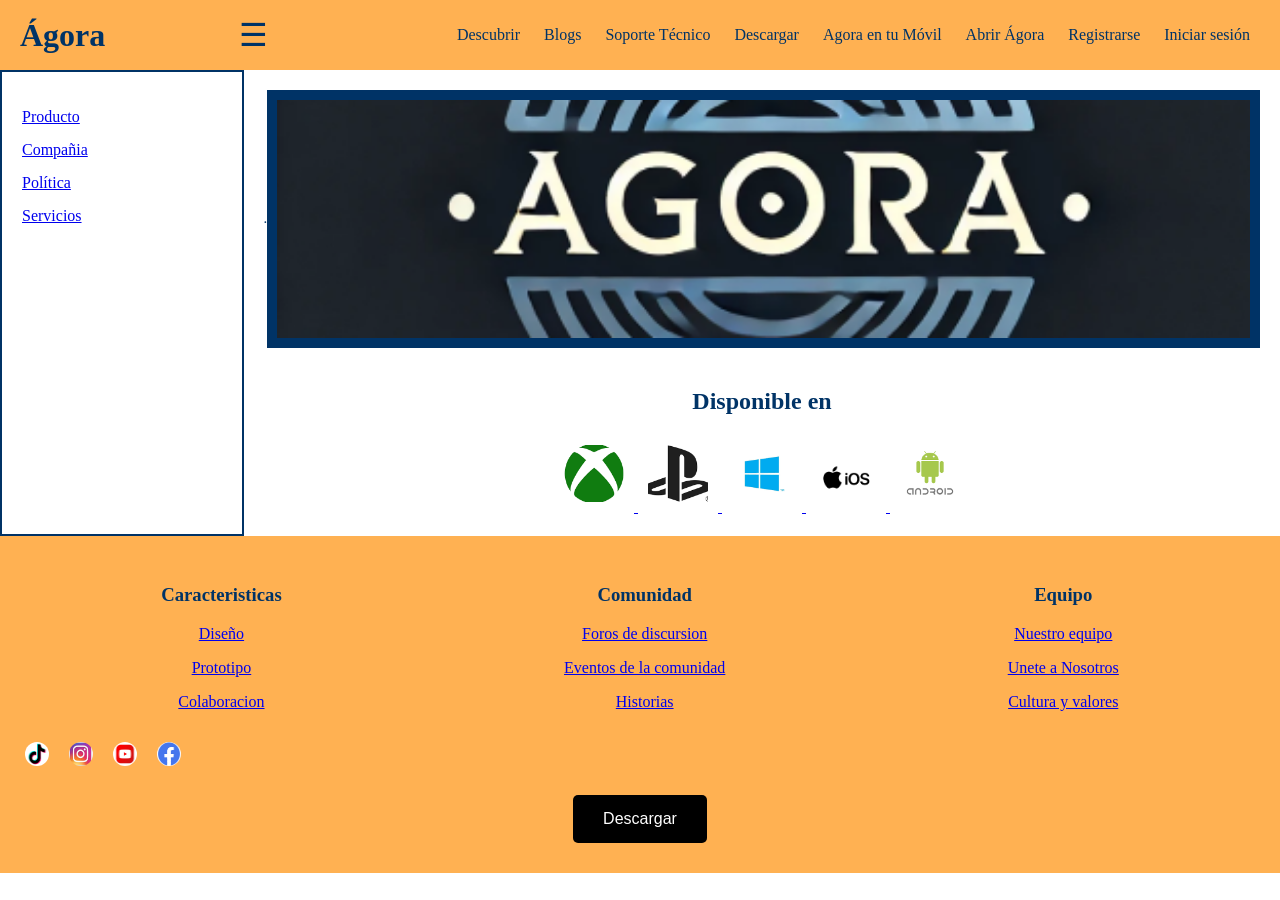
<file: Pagina web/index.html>
<!DOCTYPE html>
<html lang="es">
<head>
    <meta charset="UTF-8">
    <meta name="viewport" content="width=device-width, initial-scale=1.0">
    <title>Ágora - Inicio</title>
    <link rel="stylesheet" href="style.css">
    <link rel="stylesheet" href="https://cdnjs.cloudflare.com/ajax/libs/font-awesome/6.0.0/css/all.min.css">
</head>
<body>
    <header>
        <div class="top-bar">
            <div class="logo">Ágora</div>
            <button class="menu-toggle" onclick="toggleMenu()">☰</button>
            <nav>
                <ul class="top-nav">
                    <li><a href="#">Descubrir</a></li>
                    <li><a href="#">Blogs</a></li>
                    <li><a href="#">Soporte Técnico</a></li>
                    <li><a href="#"id="downloadButton">Descargar</a></li>
                    <li><a href="movil.html" class="button-link">Agora en tu Móvil</a></li>                    
                    <li><a href="#" onclick="abrirAgora()">Abrir Ágora</a></li>
                    <li><a href="registro.html">Registrarse</a></li>
                    <li><a href="#" onclick="irALogin()">Iniciar sesión</a></li>

                    <!-- Menú desplegable de usuario -->
                    <li id="userIcon" style="display: none;">
                        <a href="#" onclick="toggleUserMenu()">
                            <i class="fas fa-user"></i>
                        </a>
                        <ul id="userMenu" style="display: none;">
                            <li><a href="#">Perfil</a></li>
                            <li><a href="#" onclick="cerrarSesion()"><i class="fa-solid fa-sign-out-alt"></i></a></li>
                        </ul>
                    </li>
                </ul>
            </nav>
        </div>
    </header>

    <script>
        // Mostrar icono de usuario si hay sesión iniciada
        window.onload = function() {
            if (localStorage.getItem('usuarioRegistrado') === 'true') {
                document.getElementById('userIcon').style.display = 'inline-block';
            }
        };

        // Función para mostrar/ocultar el menú de usuario
        function toggleUserMenu() {
            const menu = document.getElementById('userMenu');
            menu.style.display = menu.style.display === 'none' ? 'block' : 'none';
        }

        // Función para cerrar sesión
        function cerrarSesion() {
            localStorage.removeItem('usuarioRegistrado');
            document.getElementById('userIcon').style.display = 'none'; // Ocultar el icono de usuario
            alert('Has cerrado sesión con éxito');
            // Redirigir a la página de inicio de sesión
            window.location.href = 'index.html';
        }
    </script>

    <script>
        // Mostrar el mensaje de agradecimiento al descargar
        document.getElementById('downloadButton').addEventListener('click', function(event) {
            event.preventDefault(); // Evita que el enlace realice su acción por defecto
            alert('Gracias por descargar Agora y por confiar en nosotros');
        });
    </script>
    
    <div class="container">
        <aside class="sidebar">
            <ul>
                <li><a href="Tecnica.html">Producto</a></li>
                <li><a href="Tecnica.html">Compañia</a></li>
                <li><a href="Tecnica.html">Política</a></li>
                <li><a href="Tecnica.html">Servicios</a></li>
            </ul>
        </aside>
        <script src="Menu.js"></script>
        <main>
            <section class="hero">
                <h6>.</h6>
                <img src="imagenes/banner.png" alt="Ágora banner">
            </section>
            
            <section class="platforms">
                <h2>Disponible en</h2>
                <div class="platform-icons">
                    <a href="https://www.xbox.com" target="_blank">
                        <img src="imagenes/xbox.png" alt="Xbox">
                    </a>
                    <a href="https://www.playstation.com" target="_blank">
                        <img src="imagenes/playstation.png" alt="PlayStation">
                    </a>
                    <a href="https://www.microsoft.com/windows" target="_blank">
                        <img src="imagenes/windows.png" alt="Microsoft">
                    </a>
                    <a href="https://www.apple.com/ios" target="_blank">
                        <img src="imagenes/ios.png" alt="iOS">
                    </a>
                    <a href="https://www.android.com/intl/es_es/" target="_blank">
                        <img src="imagenes/android.png" alt="Android">

                    </a>
                </div>
            </section>
        </main>
    </div>

    <footer>
        <div class="footer-sections">
            <div>
                <h3>Caracteristicas</h3>
                <p><a href="SobreNosotros.html">Diseño</a></p>
                <p><a href="SobreNosotros.html">Prototipo</a></p>
                <p><a href="SobreNosotros.html">Colaboracion</a></p> 
            </div>
            <div>
                <h3>Comunidad</h3>
                <p><a href="SobreNosotros.html">Foros de discursion</a></p>
                <p><a href="SobreNosotros.html">Eventos de la comunidad</a></p>
                <p><a href="SobreNosotros.html">Historias</a></p>
            </div>
            <div>
                <h3>Equipo</h3>
                <p><a href="SobreNosotros.html">Nuestro equipo</a></p>
                <p><a href="SobreNosotros.html">Unete a Nosotros</a></p>
                <p><a href="SobreNosotros.html">Cultura y valores</a></p>
            </div>
        </div>
        <div class="social-icons">
            <a href="https://www.tiktok.com" target="_blank">
                <img src="imagenes/tiktok.png" alt="TikTok" class="social-icon">
            </a>
            <a href="https://www.instagram.com" target="_blank">
                <img src="imagenes/instagram.png" alt="Instagram" class="social-icon">
            </a>
            <a href="https://www.youtube.com" target="_blank">
                <img src="imagenes/youtube.png" alt="YouTube" class="social-icon">
            </a>
            <a href="https://www.facebook.com" target="_blank">
                <img src="imagenes/facebook.png" alt="Facebook" class="social-icon">
            </a>
        </div>
        <button class="download-btn">Descargar</button>
    </footer>

    <!-- Scripts -->
    <script src="js/api.js"></script>
    <script src="Menu.js"></script>
    
    <script>
        // Función para manejar "Abrir Ágora"
        async function abrirAgora() {
            console.log('🚀 Intentando abrir Ágora...');
            
            // Verificar si hay una sesión activa
            const token = localStorage.getItem('agoraToken');
            console.log('🔍 Token encontrado:', token ? 'SÍ' : 'NO');
            
            if (!token) {
                console.log('❌ No hay sesión activa, redirigiendo a login...');
                const loginUrl = 'iniciosesion.html?redirect=platform';
                console.log('🔗 URL de login:', loginUrl);
                window.location.href = loginUrl;
                return;
            }
            
            try {
                // Verificar si el token es válido
                if (typeof AgoraAPI !== 'undefined') {
                    console.log('🔍 Verificando token...');
                    const isValid = await AgoraAPI.verifyToken();
                    console.log('🔍 Token válido:', isValid);
                    if (isValid.valid) {
                        console.log('✅ Sesión válida, accediendo a plataforma principal...');
                        window.location.href = 'agora-platform-demo.html';
                    } else {
                        console.log('❌ Token inválido, redirigiendo a login...');
                        localStorage.removeItem('agoraToken');
                        window.location.href = 'iniciosesion.html?redirect=platform';
                    }
                } else {
                    console.log('❌ AgoraAPI no disponible, redirigiendo a login...');
                    window.location.href = 'iniciosesion.html?redirect=platform';
                }
            } catch (error) {
                console.error('💥 Error verificando sesión:', error);
                localStorage.removeItem('agoraToken');
                window.location.href = 'iniciosesion.html?redirect=platform';
            }
        }
        
        // Función para manejar "Iniciar sesión"
        function irALogin() {
            console.log('🔐 Redirigiendo a login para volver al index...');
            const loginUrl = 'iniciosesion.html?redirect=index';
            console.log('🔗 URL de login:', loginUrl);
            window.location.href = loginUrl;
        }
        
        // Verificar sesión al cargar la página para mostrar el menú de usuario
        document.addEventListener('DOMContentLoaded', function() {
            const token = localStorage.getItem('agoraToken');
            if (token && typeof AgoraAPI !== 'undefined') {
                AgoraAPI.verifyToken().then(result => {
                    if (result.valid) {
                        // Mostrar información del usuario logueado
                        console.log('✅ Usuario logueado:', result.user);
                        // Aquí puedes mostrar el menú de usuario si lo tienes
                        const userIcon = document.getElementById('userIcon');
                        if (userIcon) {
                            userIcon.style.display = 'block';
                        }
                    }
                }).catch(error => {
                    console.log('Token inválido, limpiando...');
                    localStorage.removeItem('agoraToken');
                });
            }
        });
    </script>
</body>
</html>
</file>
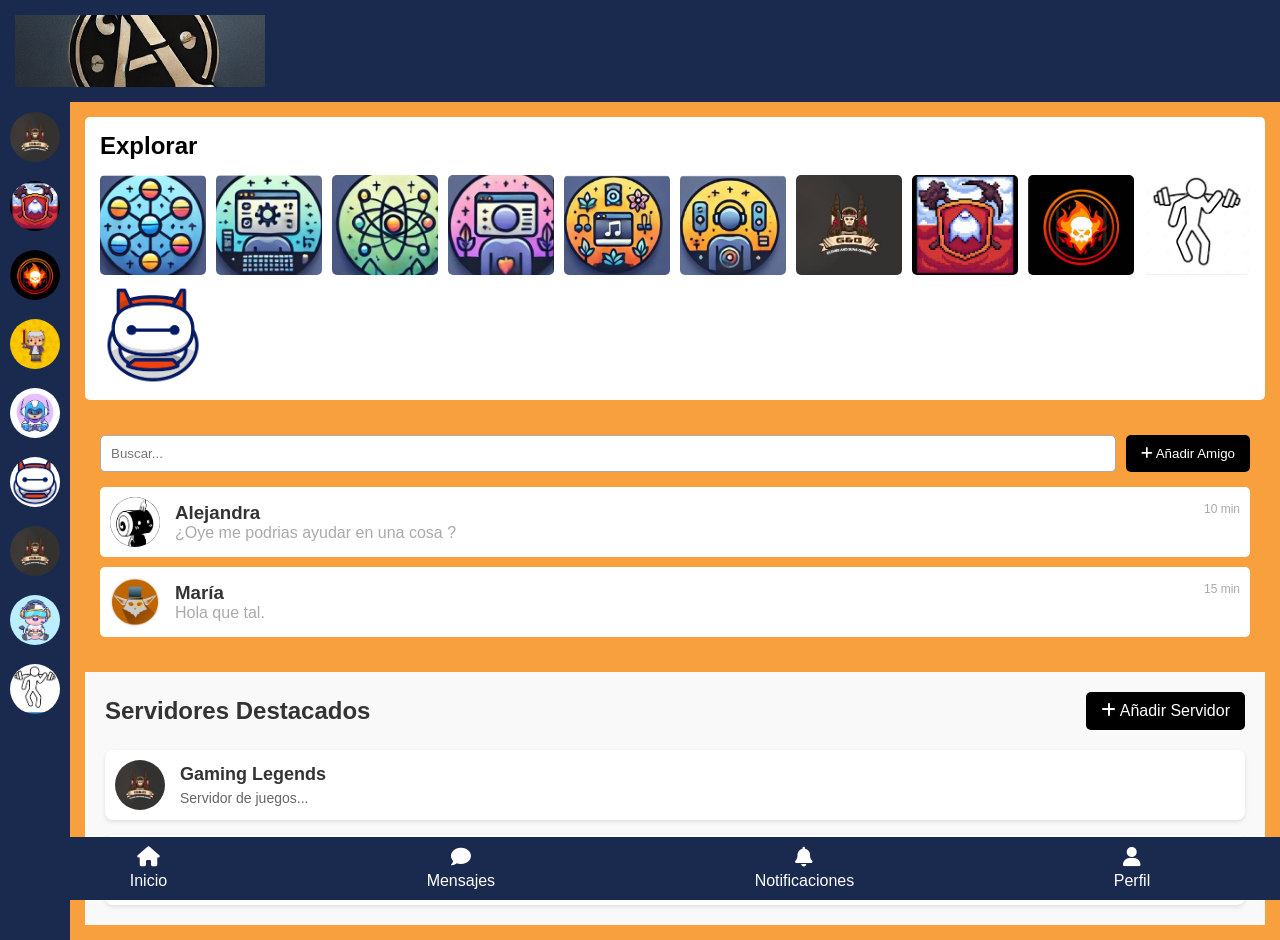
<file: Pagina web movil/movil.html>
<!DOCTYPE html>
<html lang="es">
<head>
  <meta charset="UTF-8">
  <meta name="viewport" content="width=device-width, initial-scale=1.0">
  <title>Ágora - Conversaciones</title>
  <link rel="stylesheet" href="style4.css">
  <link rel="stylesheet" href="https://cdnjs.cloudflare.com/ajax/libs/font-awesome/6.0.0-beta3/css/all.min.css">
</head>
<body>
  <header class="header">
    <img src="imagenes/logo.png" alt="Logo Ágora" class="logo">
  </header>

  <main class="main-container">
    <!-- Barra lateral de servidores -->
    <aside class="server-bar">
      <div class="server-icon">
        <img src="imagenes/server1.jpg" alt="Servidor 1">
      </div>
      <div class="server-icon">
        <img src="imagenes/server2.jpg" alt="Servidor 2">
      </div>
      <div class="server-icon">
        <img src="imagenes/server3.jpg" alt="Servidor 3">
      </div>
      <div class="server-icon">
        <img src="imagenes/server10.jpg" alt="Servidor 4">
      </div>
      <div class="server-icon">
        <img src="imagenes/server11.jpg" alt="Servidor 4">
      </div>
      <div class="server-icon">
        <img src="imagenes/server12.jpg" alt="Servidor 4">
      </div>
      <div class="server-icon">
        <img src="imagenes/server1.jpg" alt="Servidor 4">
      </div>
      <div class="server-icon">
        <img src="imagenes/server14.jpg" alt="Servidor 4">
      </div>
      <div class="server-icon">
        <img src="imagenes/server15.png" alt="Servidor 4">
      </div>
    </aside>

    <!-- Contenido principal -->
    <div class="content">
      <!-- Sección de Explorar -->
      <section class="explorar">
        <h2>Explorar</h2>
        <div class="explorar-grid">
          <img src="imagenes/server4.jpg" alt="Explorar 1" class="explorar-item">
          <img src="imagenes/server5.jpg" alt="Explorar 2" class="explorar-item">
          <img src="imagenes/server6.jpg" alt="Explorar 3" class="explorar-item">
          <img src="imagenes/server7.jpg" alt="Explorar 4" class="explorar-item">
          <img src="imagenes/server8.jpg" alt="Explorar 4" class="explorar-item">
          <img src="imagenes/server9.jpg" alt="Explorar 4" class="explorar-item">
          <img src="imagenes/server1.jpg" alt="Explorar 4" class="explorar-item">
          <img src="imagenes/server2.jpg" alt="Explorar 4" class="explorar-item">
          <img src="imagenes/server3.jpg" alt="Explorar 4" class="explorar-item">
          <img src="imagenes/server15.png" alt="Explorar 4" class="explorar-item">
          <img src="imagenes/server12.jpg" alt="Explorar 4" class="explorar-item">





        </div>
      </section>

      <!-- Sección de Conversaciones -->
      <section class="conversaciones">
        <header class="conv-header">
          <input type="text" placeholder="Buscar..." class="search-bar">
          <button class="add-friend"><i class="fas fa-plus"></i> Añadir Amigo</button>
        </header>
        <div class="conversation-list">
          <div class="conversation">
            <img src="imagenes/user1.png" alt="Alejandra" class="avatar">
            <div>
              <h3>Alejandra</h3>
              <p>¿Oye me podrias ayudar en una cosa ?</p>
            </div>
            <span class="time">10 min</span>
          </div>
          <div class="conversation">
            <img src="imagenes/user2.jpg" alt="María" class="avatar">
            <div>
              <h3>María</h3>
              <p>Hola que tal.</p>
            </div>
            <span class="time">15 min</span>
          </div>
        </div>
      </section>
        <!-- Sección de Servidores Destacados -->
        <section class="servidores-destacados">
          <header class="serv-header">
            <h2>Servidores Destacados</h2>
            <button class="add-server"><i class="fas fa-plus"></i> Añadir Servidor</button>

          </header>
          <div class="server-list">
            <div class="server">
              <img src="imagenes/server1.jpg" alt="Servidor 1" class="server-avatar">
              <div>
                <h3>Gaming  Legends</h3>
                <p>Servidor de juegos...</p>
              </div>
            </div>
            <div class="server">
              <img src="imagenes/server5.jpg" alt="Servidor 2" class="server-avatar">
              <div>
                <h3>Study Squad</h3>
                <p>Servidor de clase...</p>
              </div>
            </div>
          </div>
        </section>
    </div>
  </main>


  <!-- Pie de navegación -->
  <footer class="nav-bar">
    <a href="#" class="nav-item"><i class="fas fa-home"></i> Inicio</a>
    <a href="#" class="nav-item"><i class="fas fa-comment"></i> Mensajes</a>
    <a href="#" class="nav-item"><i class="fas fa-bell"></i> Notificaciones</a>
    <a href="#" class="nav-item"><i class="fas fa-user"></i> Perfil</a>
    
  </footer>
</body>
</html>
</file>
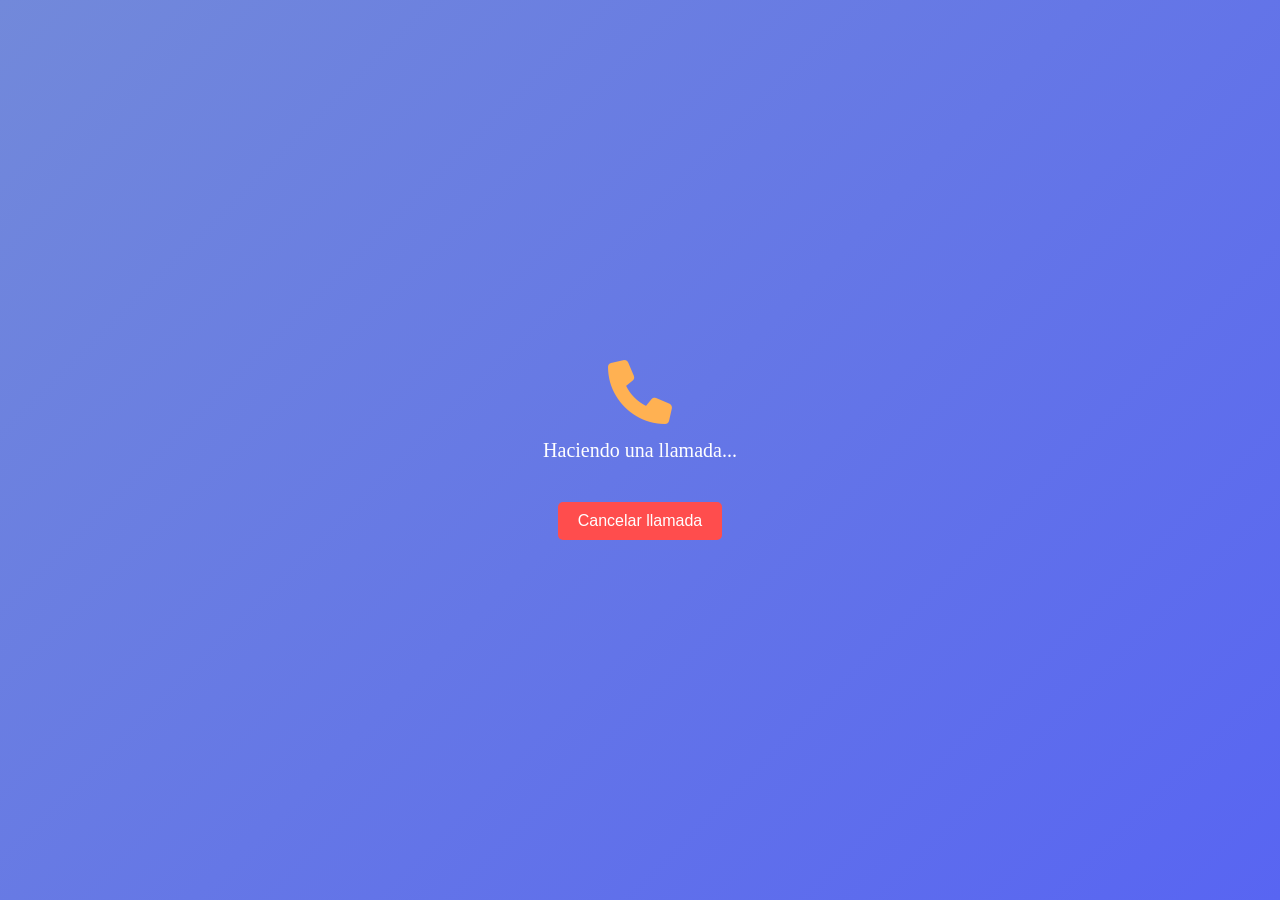
<file: Pagina web/call.html>
<!DOCTYPE html>
<html lang="es">
<head>
    <meta charset="UTF-8">
    <meta name="viewport" content="width=device-width, initial-scale=1.0">
    <link rel="stylesheet" href="https://cdnjs.cloudflare.com/ajax/libs/font-awesome/6.0.0-beta3/css/all.min.css">
    <title>Llamada</title>
    <style>
        html, body {
            height: 100%;
            margin: 0;
        }
        body {
            display: flex;
            justify-content: center;
            align-items: center;
            background: linear-gradient(135deg, #7289da, #5865f2); /* Fondo degradado */
            color: white;
        }
        .call-container {
            text-align: center;
        }
        .call-container i {
            font-size: 64px;
            color: #FFB152;
            animation: bounce 1.5s infinite;
        }
        .call-container p {
            font-size: 20px;
            margin-top: 15px;
        }
        .cancel-button {
            margin-top: 20px;
            padding: 10px 20px;
            font-size: 16px;
            background-color: #ff4d4d;
            color: white;
            border: none;
            border-radius: 5px;
            cursor: pointer;
            transition: background-color 0.3s ease;
        }
        .cancel-button:hover {
            background-color: #ff1a1a;
        }
        @keyframes bounce {
            0%, 100% {
                transform: translateY(0);
            }
            50% {
                transform: translateY(-10px);
            }
        }
    </style>
</head>
<body>
    <div class="call-container">
        <i class="fa-solid fa-phone fa-bounce"></i>        
        <p>Haciendo una llamada...</p>
        <button class="cancel-button" onclick="cancelCall()">Cancelar llamada</button>
    </div>
    <script>
        function cancelCall() {
            alert("Llamada cancelada");
            // Aquí podrías redirigir o cerrar la ventana
            // Por ejemplo: window.close();
        }
    </script>
</body>
</html>
</file>
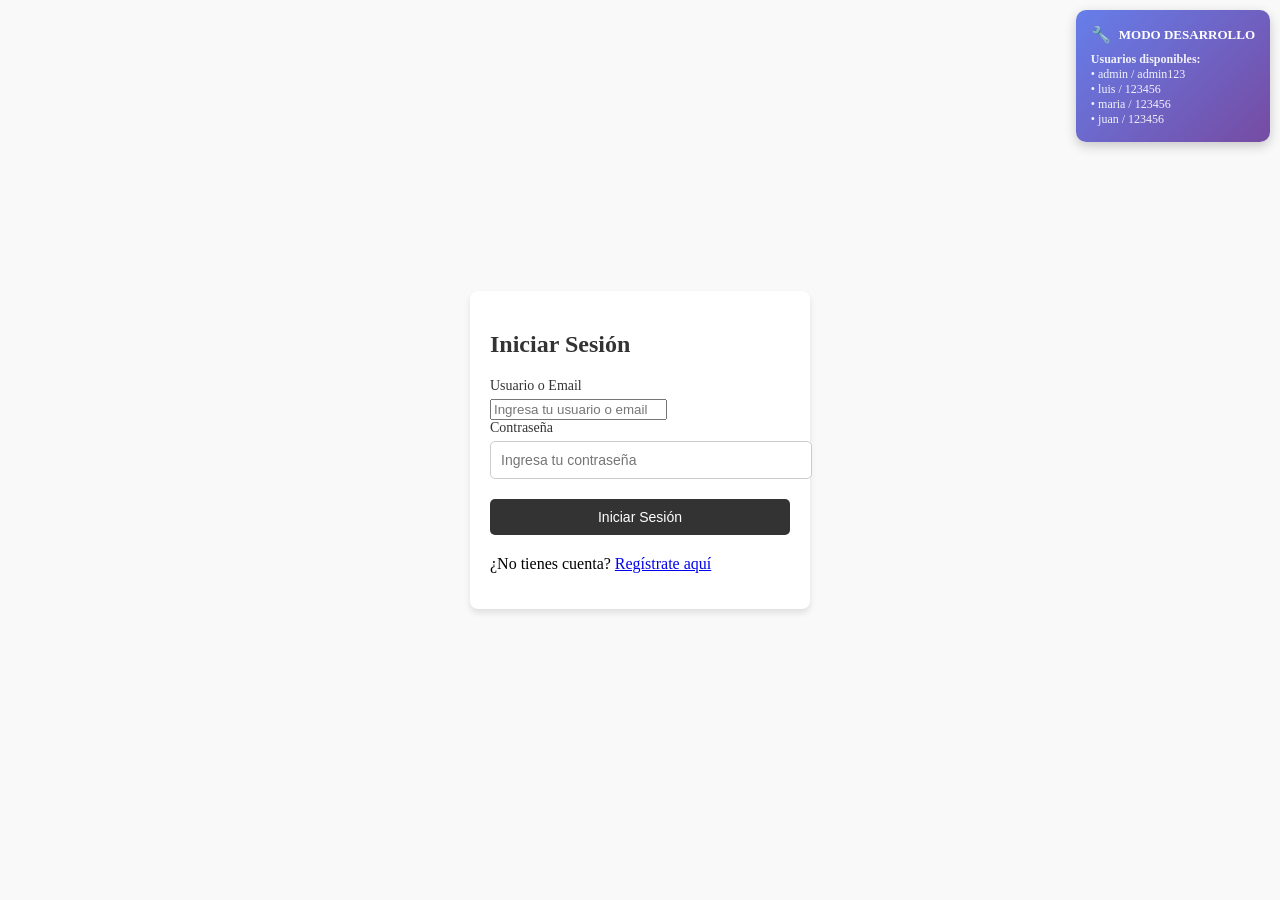
<file: Pagina web/Chats.html>
<!DOCTYPE html>
<html lang="es">
<head>
    <meta charset="UTF-8">
    <meta name="viewport" content="width=device-width, initial-scale=1.0">
    <link rel="stylesheet" href="style3.css">
    <link rel="stylesheet" href="css/chat-bots.css">
    <link rel="stylesheet" href="https://cdnjs.cloudflare.com/ajax/libs/font-awesome/6.0.0-beta3/css/all.min.css">
    
    <title>Ágora - Chat con Bots IA</title>
</head>
<body>
    <div class="container">
        <!-- Información del usuario logueado -->
        <div id="userWelcome" style="background: #2c3e50; color: white; padding: 10px; margin-bottom: 10px; text-align: center; display: none;">
            <span id="welcomeMessage"></span>
            <button onclick="logout()" style="float: right; background: #e74c3c; color: white; border: none; padding: 5px 10px; border-radius: 3px; cursor: pointer;">Cerrar Sesión</button>
        </div>
        
        <!-- Servidores -->
        <div class="servers-panel">
            <ul>
                <li data-unread="5"><a href="servers/server1.html"><img src="imagenes/server1.jpg" alt="Server 1" class="server-img"></a></li>
                <li><a href="servers/server2.html"><img src="imagenes/server2.jpg" alt="Server 2" class="server-img"></a></li>
                <li><a href="servers/server3.html"><img src="imagenes/server3.jpg" alt="Server 3" class="server-img"></a></li>
                <li><a href="servers/server4.html"><img src="imagenes/server4.jpg" alt="Server 4" class="server-img"></a></li>
                <li><a href="servers/server5.html"><img src="imagenes/server5.jpg" alt="Server 5" class="server-img"></a></li>
                <li><a href="servers/server6.html"><img src="imagenes/server6.jpg" alt="Server 6" class="server-img"></a></li>
            </ul>
            <div class="server" title="Añadir Servidor">+</div>
            <div class="server" title="Añadir Amigos">
                <i class="fas fa-user-plus"></i>
            </div>
        </div>
        <div class="search-bar">
            <input type="text" placeholder="Buscar canales..." class="search-input" id="searchInput">
            <i class="fas fa-search search-icon"></i>
        <!-- Canales -->
        <div class="channels-panel">
            <ul id="channelList">
                <li><a href="Chats.html"><img src="imagenes/user1.png" alt="User 1" class="server-img">Ana <i class="fa-solid fa-2 fa-beat-fade"></i></a></li>
                <li><a href="chats/Maria.html"><img src="imagenes/user2.jpg" alt="User 2" class="server-img">Maria </a></li>
                <li><a href="chats/Juana.html"><img src="imagenes/user3.png" alt="User 2" class="server-img">Juana <i class="fa-solid fa-3 fa-beat-fade"></i></a></li>
                <li><a href="chats/Ster.html"><img src="imagenes/user4.png" alt="User 2" class="server-img">Ster </a></li>
                <li><a href="chats/Jose.html"><img src="imagenes/user5.png" alt="User 2" class="server-img">Jose </a></li>
                <li><a href="chats/Yisus.html"><img src="imagenes/user6.png" alt="User 2" class="server-img">Yisus </a></li>

            </ul>
            <script>
                document.getElementById('searchInput').addEventListener('keyup', function() {
                    var input = document.getElementById('searchInput');
                    var filter = input.value.toLowerCase();
                    var ul = document.getElementById('channelList');
                    var li = ul.getElementsByTagName('li');
                
                    for (var i = 0; i < li.length; i++) {
                        var a = li[i].getElementsByTagName('a')[0];
                        var txtValue = a.textContent || a.innerText;
                        if (txtValue.toLowerCase().indexOf(filter) > -1) {
                            li[i].style.display = "";
                        } else {
                            li[i].style.display = "none";
                        }
                    }
                });
            </script>
        </div>
        </div>
    
        <!-- Chat Principal con Bots -->
        <div id="botChatContainer" class="chat-window">
            <!-- El contenido se genera dinámicamente por chat-bots.js -->
            <div class="loading-chat">
                <h2>🤖 Cargando Chat con Bots IA...</h2>
                <p>Preparando la experiencia de chat inteligente</p>
            </div>
        </div>       
        <!-- Modal de llamada -->
        <div id="callModal" class="modal">
            <div class="modal-content">
                <span class="close" onclick="closeCallModal()">&times;</span>
                <iframe id="callFrame" src="." style="width: 100%; height: 100%; border: none;"></iframe>
            </div>
        </div>

    <script>
        function openCallModal(type) {
            var modal = document.getElementById("callModal");
            var iframe = document.getElementById("callFrame");
            iframe.src = 'call.html?type=' + type;
            modal.style.display = "block";
        }

        function closeCallModal() {
            var modal = document.getElementById("callModal");
            modal.style.display = "none";
        }

        window.onclick = function(event) {
            var modal = document.getElementById("callModal");
            if (event.target == modal) {
                modal.style.display = "none";
            }
        }
    </script>
    
      <!-- Información del Usuario/Servidor -->
      <div class="info-panel">
        <h3>Información</h3>
        <ul>
            <!--poner servidores y amigos en comun-->
            <li>Servidores en común: <img src="imagenes/server1.jpg" alt="Server 1"></li>
            <li>Amigos en común: <img src="imagenes/user2.jpg" alt="User 2"></li>
        </ul>
    </div>
    
        <!-- Botones de Notificaciones, Ajustes y Desconectar -->
        <div class="bottom-buttons">
            <button><i class="fas fa-bell"></i></button>
            <button><i class="fas fa-cog"></i></button>
            <button class="disconnect" onclick="window.location.href='index.html'"><i class="fas fa-sign-out-alt"></i></button>
            <button id="userStatusButton"><i class="fas fa-user"></i></button> <!-- Icono de usuario -->
            <div id="statusMenu" class="status-menu">
                <ul>
                    <li onclick="setStatus('available')">Disponible</li>
                    <li onclick="setStatus('absent')">Ausente</li>
                    <li onclick="setStatus('busy')">Ocupado</li>
                </ul>
            </div>
            
            <span id="statusIcon" class="status-icon"></span>
        </div>
    </div>
    
    <!-- Scripts -->
    <script src="js/api.js"></script>
    <script src="js/chat-bots.js"></script>
    <script src="MenuUser.js"></script>
    <script>
        // Variables globales
        let selectedGroupId = null;
        
        // Verificar si el usuario está logueado al cargar la página
        document.addEventListener('DOMContentLoaded', function() {
            console.log('🚀 Inicializando Ágora Chat con Bots...');
            AgoraAPI.initializeAuth();
            
            if (currentUser) {
                // Mostrar información del usuario
                const welcomeDiv = document.getElementById('userWelcome');
                const welcomeMessage = document.getElementById('welcomeMessage');
                
                welcomeMessage.textContent = `¡Bienvenido ${currentUser.nombre} (@${currentUser.username})! 🤖 Chat con Bots IA`;
                welcomeDiv.style.display = 'block';
                
                console.log('✅ Usuario autenticado:', currentUser);
                
                // Inicializar el chat con bots
                initializeBotChat();
                
            } else {
                // Si no está logueado, redirigir al login
                alert('🔐 Debes iniciar sesión para acceder a los chats con bots');
                window.location.href = 'iniciosesion.html';
            }
        });
        
        // Inicializar chat con bots
        function initializeBotChat() {
            console.log('🤖 Iniciando BotChatManager...');
            
            // Crear instancia del manager de chat con bots
            botChatManager = new BotChatManager('botChatContainer');
            
            // Por defecto, cargar el primer "grupo" (simulado por ahora)
            // En el futuro esto vendrá de la API de grupos
            setTimeout(() => {
                selectGroup(1); // Grupo de ejemplo
            }, 1000);
        }
        
        // Función para seleccionar un grupo/chat
        function selectGroup(groupId) {
            console.log('📂 Seleccionando grupo:', groupId);
            selectedGroupId = groupId;
            
            if (botChatManager) {
                botChatManager.setCurrentGroup(groupId);
            }
            
            // Actualizar UI para mostrar grupo seleccionado
            updateSelectedGroup(groupId);
        }
        
        // Actualizar UI del grupo seleccionado
        function updateSelectedGroup(groupId) {
            // Remover clase activa de todos los canales
            document.querySelectorAll('#channelList li').forEach(li => {
                li.classList.remove('active-channel');
            });
            
            // Agregar clase activa al canal seleccionado
            // Por ahora usamos el primer canal como ejemplo
            const firstChannel = document.querySelector('#channelList li:first-child');
            if (firstChannel) {
                firstChannel.classList.add('active-channel');
            }
        }
        
        // Eventos para selección de canales
        document.addEventListener('click', function(e) {
            const channelLink = e.target.closest('#channelList a');
            if (channelLink) {
                e.preventDefault();
                
                // Extraer ID del canal (por ahora usamos IDs secuenciales)
                const channelItems = Array.from(document.querySelectorAll('#channelList li'));
                const clickedIndex = channelItems.findIndex(li => li.contains(channelLink));
                const groupId = clickedIndex + 1; // IDs empiezan en 1
                
                selectGroup(groupId);
            }
        });
        
        // Función para cerrar sesión
        function logout() {
            AgoraAPI.logout();
            alert('📤 Sesión cerrada');
            window.location.href = 'index.html';
        }
        
        // Función para verificar estado de LocalAI
        async function checkLocalAIStatus() {
            try {
                const status = await AgoraAPI.getLocalAIStatus();
                console.log('🧠 Estado de LocalAI:', status);
                
                if (status.success && status.disponible) {
                    console.log('✅ LocalAI está disponible');
                } else {
                    console.log('⚠️ LocalAI no está disponible, usando respuestas simuladas');
                }
            } catch (error) {
                console.error('❌ Error verificando LocalAI:', error);
            }
        }
        
        // Verificar LocalAI cada 30 segundos
        setInterval(checkLocalAIStatus, 30000);
        checkLocalAIStatus(); // Verificación inicial
        
    </script>
</body>
</html>
</file>
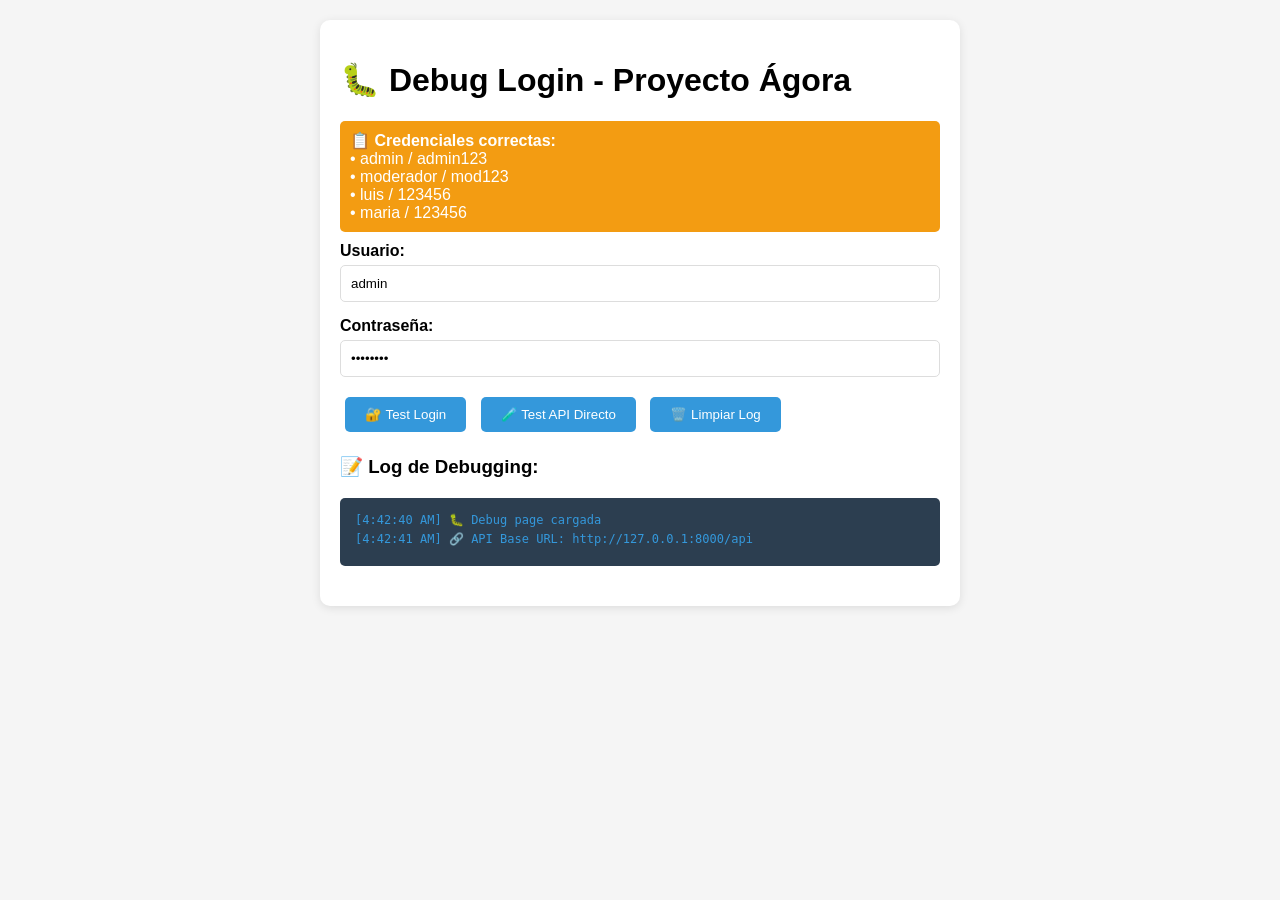
<file: Pagina web/debug-login.html>
<!DOCTYPE html>
<html lang="es">
<head>
    <meta charset="UTF-8">
    <meta name="viewport" content="width=device-width, initial-scale=1.0">
    <title>Debug Login - Ágora</title>
    <style>
        body { 
            font-family: Arial, sans-serif; 
            margin: 20px; 
            background: #f5f5f5; 
        }
        .container { 
            max-width: 600px; 
            margin: 0 auto; 
            background: white; 
            padding: 20px; 
            border-radius: 10px; 
            box-shadow: 0 2px 10px rgba(0,0,0,0.1); 
        }
        .form-group {
            margin-bottom: 15px;
        }
        label {
            display: block;
            margin-bottom: 5px;
            font-weight: bold;
        }
        input {
            width: 100%;
            padding: 10px;
            border: 1px solid #ddd;
            border-radius: 5px;
            box-sizing: border-box;
        }
        button {
            background: #3498db;
            color: white;
            border: none;
            padding: 10px 20px;
            border-radius: 5px;
            cursor: pointer;
            margin: 5px;
        }
        button:hover {
            background: #2980b9;
        }
        .log {
            background: #2c3e50;
            color: #ecf0f1;
            padding: 15px;
            margin: 20px 0;
            border-radius: 5px;
            font-family: monospace;
            font-size: 12px;
            max-height: 300px;
            overflow-y: auto;
        }
        .error {
            background: #e74c3c;
            color: white;
            padding: 10px;
            border-radius: 5px;
            margin: 10px 0;
        }
        .success {
            background: #27ae60;
            color: white;
            padding: 10px;
            border-radius: 5px;
            margin: 10px 0;
        }
        .credentials {
            background: #f39c12;
            color: white;
            padding: 10px;
            border-radius: 5px;
            margin: 10px 0;
        }
    </style>
</head>
<body>
    <div class="container">
        <h1>🐛 Debug Login - Proyecto Ágora</h1>
        
        <div class="credentials">
            <strong>📋 Credenciales correctas:</strong><br>
            • admin / admin123<br>
            • moderador / mod123<br>
            • luis / 123456<br>
            • maria / 123456
        </div>

        <div class="form-group">
            <label for="username">Usuario:</label>
            <input type="text" id="username" value="admin" placeholder="Ingresa el usuario">
        </div>

        <div class="form-group">
            <label for="password">Contraseña:</label>
            <input type="password" id="password" value="admin123" placeholder="Ingresa la contraseña">
        </div>

        <button onclick="testLogin()">🔐 Test Login</button>
        <button onclick="testAPI()">🧪 Test API Directo</button>
        <button onclick="clearLog()">🗑️ Limpiar Log</button>

        <div id="result"></div>

        <h3>📝 Log de Debugging:</h3>
        <div id="log" class="log"></div>
    </div>

    <script src="js/api.js"></script>
    <script>
        // Override console.log para mostrar en nuestra página
        const originalLog = console.log;
        const originalError = console.error;
        
        function addToLog(message, type = 'log') {
            const logDiv = document.getElementById('log');
            const timestamp = new Date().toLocaleTimeString();
            const color = type === 'error' ? '#e74c3c' : '#3498db';
            logDiv.innerHTML += `<div style="color: ${color}; margin-bottom: 5px;">[${timestamp}] ${message}</div>`;
            logDiv.scrollTop = logDiv.scrollHeight;
        }

        console.log = function(...args) {
            originalLog.apply(console, args);
            addToLog(args.join(' '), 'log');
        };

        console.error = function(...args) {
            originalError.apply(console, args);
            addToLog('ERROR: ' + args.join(' '), 'error');
        };

        // Test de login usando nuestra API
        async function testLogin() {
            const username = document.getElementById('username').value;
            const password = document.getElementById('password').value;
            const resultDiv = document.getElementById('result');

            console.log('=== INICIANDO TEST DE LOGIN ===');
            console.log('Usuario:', username);
            console.log('Contraseña: [OCULTA]');

            try {
                const result = await AgoraAPI.login(username, password);
                
                if (result.success) {
                    resultDiv.innerHTML = `
                        <div class="success">
                            ✅ LOGIN EXITOSO<br>
                            Usuario: ${result.user.username}<br>
                            Nombre: ${result.user.nombre}<br>
                            Rol: ${result.user.rol}
                        </div>
                    `;
                    console.log('✅ Test completado exitosamente');
                } else {
                    resultDiv.innerHTML = `
                        <div class="error">
                            ❌ LOGIN FALLÓ<br>
                            Error: ${result.error}
                        </div>
                    `;
                    console.log('❌ Test falló:', result.error);
                }
            } catch (error) {
                resultDiv.innerHTML = `
                    <div class="error">
                        💥 EXCEPCIÓN<br>
                        Error: ${error.message}
                    </div>
                `;
                console.error('💥 Excepción durante el test:', error);
            }
        }

        // Test directo de la API sin usar AgoraAPI
        async function testAPI() {
            const username = document.getElementById('username').value;
            const password = document.getElementById('password').value;
            const resultDiv = document.getElementById('result');

            console.log('=== INICIANDO TEST DIRECTO DE API ===');

            try {
                console.log('📡 Haciendo fetch a: http://127.0.0.1:8000/api/auth/login');
                
                const response = await fetch('http://127.0.0.1:8000/api/auth/login', {
                    method: 'POST',
                    headers: {
                        'Content-Type': 'application/json',
                        'Accept': 'application/json'
                    },
                    body: JSON.stringify({ username, password })
                });

                console.log('📡 Response status:', response.status);
                console.log('📡 Response ok:', response.ok);
                console.log('📡 Response headers:', Object.fromEntries(response.headers.entries()));

                const data = await response.json();
                console.log('📡 Response data:', data);

                if (response.ok && data.success) {
                    resultDiv.innerHTML = `
                        <div class="success">
                            ✅ API DIRECTA EXITOSA<br>
                            Usuario: ${data.user.username}<br>
                            Token: ${data.token.substring(0, 20)}...
                        </div>
                    `;
                } else {
                    resultDiv.innerHTML = `
                        <div class="error">
                            ❌ API DIRECTA FALLÓ<br>
                            Status: ${response.status}<br>
                            Error: ${data.error || 'Error desconocido'}
                        </div>
                    `;
                }
            } catch (error) {
                resultDiv.innerHTML = `
                    <div class="error">
                        💥 ERROR DE CONEXIÓN<br>
                        Error: ${error.message}
                    </div>
                `;
                console.error('💥 Error en test directo:', error);
            }
        }

        function clearLog() {
            document.getElementById('log').innerHTML = '';
            document.getElementById('result').innerHTML = '';
        }

        // Mensaje inicial
        console.log('🐛 Debug page cargada');
        console.log('🔗 API Base URL:', 'http://127.0.0.1:8000/api');
    </script>
</body>
</html>
</file>
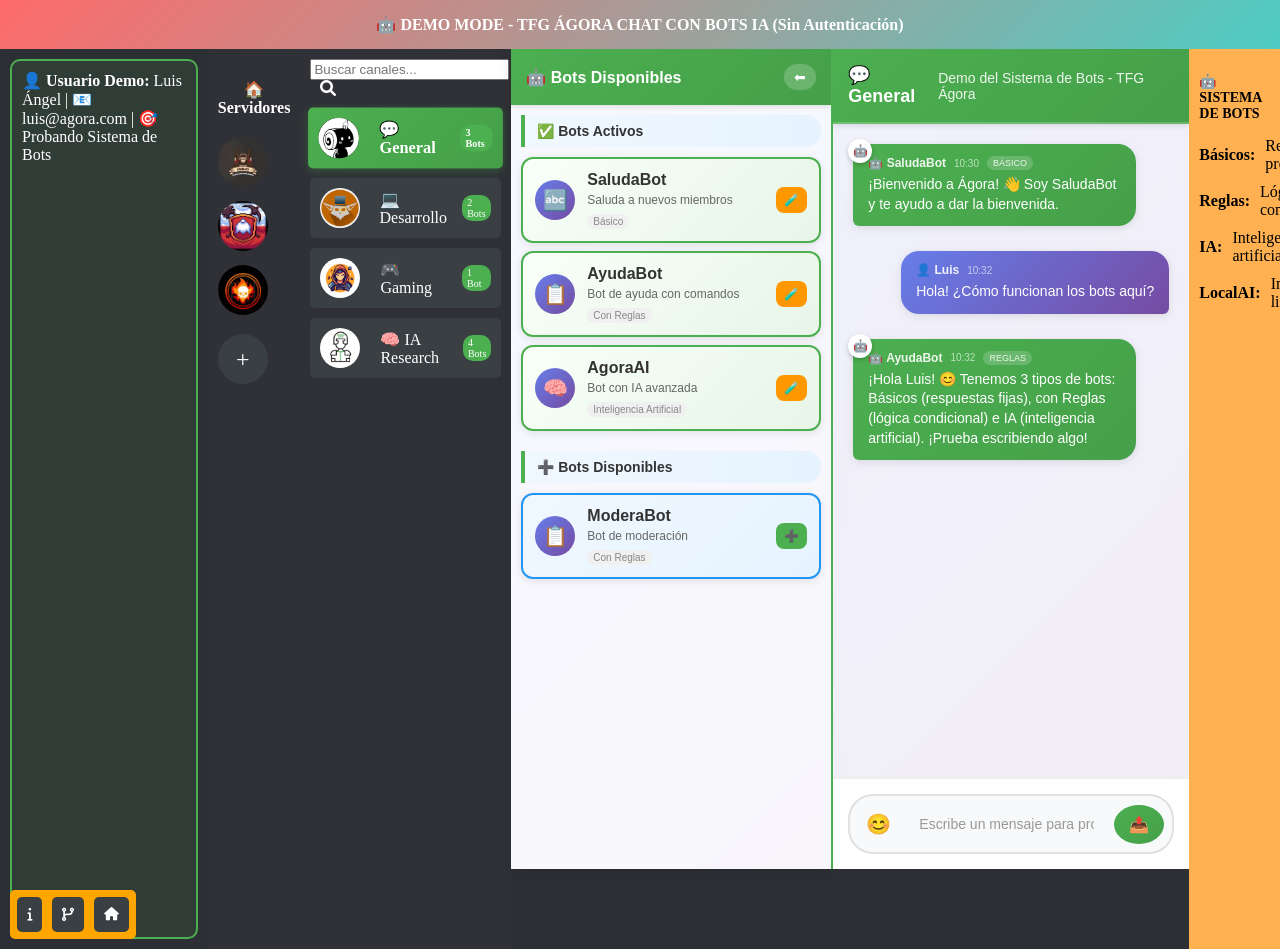
<file: Pagina web/demo-chat-bots.html>
<!DOCTYPE html>
<html lang="es">
<head>
    <meta charset="UTF-8">
    <meta name="viewport" content="width=device-width, initial-scale=1.0">
    <link rel="stylesheet" href="style3.css">
    <link rel="stylesheet" href="css/chat-bots.css">
    <link rel="stylesheet" href="https://cdnjs.cloudflare.com/ajax/libs/font-awesome/6.0.0-beta3/css/all.min.css">
    <title>Ágora - Demo Chat con Bots (Sin Login)</title>
    <style>
        .demo-banner {
            background: linear-gradient(135deg, #ff6b6b, #4ecdc4);
            color: white;
            text-align: center;
            padding: 15px;
            font-weight: bold;
            animation: pulse 2s infinite;
        }
        .demo-user {
            background: rgba(76, 175, 80, 0.1);
            border: 2px solid #4CAF50;
            padding: 10px;
            margin: 10px;
            border-radius: 10px;
        }
    </style>
</head>
<body>
    <div class="demo-banner">
        🤖 DEMO MODE - TFG ÁGORA CHAT CON BOTS IA (Sin Autenticación)
    </div>
    
    <div class="container">
        <!-- Usuario Demo -->
        <div class="demo-user">
            <strong>👤 Usuario Demo:</strong> Luis Ángel | <strong>📧</strong> luis@agora.com | <strong>🎯</strong> Probando Sistema de Bots
        </div>
        
        <!-- Servidores -->
        <div class="servers-panel">
            <h4 style="color: white; text-align: center; margin-bottom: 15px;">🏠 Servidores</h4>
            <ul>
                <li class="active-server" onclick="selectServer(1)">
                    <a href="#"><img src="imagenes/server1.jpg" alt="Server 1" class="server-img"></a>
                </li>
                <li onclick="selectServer(2)">
                    <a href="#"><img src="imagenes/server2.jpg" alt="Server 2" class="server-img"></a>
                </li>
                <li onclick="selectServer(3)">
                    <a href="#"><img src="imagenes/server3.jpg" alt="Server 3" class="server-img"></a>
                </li>
            </ul>
            <div class="server" title="Añadir Servidor">+</div>
        </div>

        <!-- Canales -->
        <div class="channels-panel">
            <div class="search-bar">
                <input type="text" placeholder="Buscar canales..." class="search-input" id="searchInput">
                <i class="fas fa-search search-icon"></i>
            </div>
            <ul id="channelList">
                <li class="active-channel" onclick="selectChannel(1, 'General')">
                    <a href="#"><img src="imagenes/user1.png" alt="General" class="server-img">💬 General <span class="channel-bot-indicator">3 Bots</span></a>
                </li>
                <li onclick="selectChannel(2, 'Desarrollo')">
                    <a href="#"><img src="imagenes/user2.jpg" alt="Desarrollo" class="server-img">💻 Desarrollo <span class="channel-bot-indicator">2 Bots</span></a>
                </li>
                <li onclick="selectChannel(3, 'Gaming')">
                    <a href="#"><img src="imagenes/user3.png" alt="Gaming" class="server-img">🎮 Gaming <span class="channel-bot-indicator">1 Bot</span></a>
                </li>
                <li onclick="selectChannel(4, 'IA Research')">
                    <a href="#"><img src="imagenes/user4.png" alt="IA" class="server-img">🧠 IA Research <span class="channel-bot-indicator">4 Bots</span></a>
                </li>
            </ul>
        </div>
    
        <!-- Chat Principal con Bots (Demo Mode) -->
        <div class="chat-window">
            <div class="bot-chat-interface">
                <!-- Panel de Bots -->
                <div class="bot-panel" id="botPanel">
                    <div class="bot-panel-header">
                        <h3>🤖 Bots Disponibles</h3>
                        <button class="btn-toggle-bots" onclick="toggleBotPanel()">
                            <span id="botToggleIcon">⬅</span>
                        </button>
                    </div>
                    <div class="bot-panel-content" id="botPanelContent">
                        <!-- Bots Activos -->
                        <div class="bot-section">
                            <h4>✅ Bots Activos</h4>
                            <div class="bot-list">
                                <div class="bot-item active" data-bot-id="1">
                                    <div class="bot-avatar"><span class="bot-type-icon">🔤</span></div>
                                    <div class="bot-info">
                                        <div class="bot-name">SaludaBot</div>
                                        <div class="bot-description">Saluda a nuevos miembros</div>
                                        <div class="bot-type">Básico</div>
                                    </div>
                                    <div class="bot-actions">
                                        <button class="btn-bot-test" onclick="testBot(1, 'SaludaBot')">🧪</button>
                                    </div>
                                </div>

                                <div class="bot-item active" data-bot-id="2">
                                    <div class="bot-avatar"><span class="bot-type-icon">📋</span></div>
                                    <div class="bot-info">
                                        <div class="bot-name">AyudaBot</div>
                                        <div class="bot-description">Bot de ayuda con comandos</div>
                                        <div class="bot-type">Con Reglas</div>
                                    </div>
                                    <div class="bot-actions">
                                        <button class="btn-bot-test" onclick="testBot(2, 'AyudaBot')">🧪</button>
                                    </div>
                                </div>

                                <div class="bot-item active" data-bot-id="3">
                                    <div class="bot-avatar"><span class="bot-type-icon">🧠</span></div>
                                    <div class="bot-info">
                                        <div class="bot-name">AgoraAI</div>
                                        <div class="bot-description">Bot con IA avanzada</div>
                                        <div class="bot-type">Inteligencia Artificial</div>
                                    </div>
                                    <div class="bot-actions">
                                        <button class="btn-bot-test" onclick="testBot(3, 'AgoraAI')">🧪</button>
                                    </div>
                                </div>
                            </div>
                        </div>

                        <!-- Bots Disponibles -->
                        <div class="bot-section">
                            <h4>➕ Bots Disponibles</h4>
                            <div class="bot-list">
                                <div class="bot-item available" data-bot-id="4">
                                    <div class="bot-avatar"><span class="bot-type-icon">📋</span></div>
                                    <div class="bot-info">
                                        <div class="bot-name">ModeraBot</div>
                                        <div class="bot-description">Bot de moderación</div>
                                        <div class="bot-type">Con Reglas</div>
                                    </div>
                                    <div class="bot-actions">
                                        <button class="btn-bot-add" onclick="addBot(4)">➕</button>
                                    </div>
                                </div>
                            </div>
                        </div>
                    </div>
                </div>

                <!-- Chat Principal -->
                <div class="chat-main">
                    <div class="chat-header" style="background: linear-gradient(135deg, #4CAF50, #45a049); color: white; padding: 15px;">
                        <h2 id="channelName">💬 General</h2>
                        <div style="font-size: 14px; opacity: 0.9;">Demo del Sistema de Bots - TFG Ágora</div>
                    </div>

                    <!-- Área de mensajes -->
                    <div class="messages-container">
                        <div class="messages-scroll" id="messagesScroll">
                            <!-- Mensajes de demostración -->
                            <div class="message bot-message">
                                <div class="message-header">
                                    <span class="message-author">🤖 SaludaBot</span>
                                    <span class="message-time">10:30</span>
                                    <span class="bot-type-badge">BÁSICO</span>
                                </div>
                                <div class="message-content">¡Bienvenido a Ágora! 👋 Soy SaludaBot y te ayudo a dar la bienvenida.</div>
                            </div>

                            <div class="message user-message">
                                <div class="message-header">
                                    <span class="message-author">👤 Luis</span>
                                    <span class="message-time">10:32</span>
                                </div>
                                <div class="message-content">Hola! ¿Cómo funcionan los bots aquí?</div>
                            </div>

                            <div class="message bot-message">
                                <div class="message-header">
                                    <span class="message-author">🤖 AyudaBot</span>
                                    <span class="message-time">10:32</span>
                                    <span class="bot-type-badge">REGLAS</span>
                                </div>
                                <div class="message-content">¡Hola Luis! 😊 Tenemos 3 tipos de bots: Básicos (respuestas fijas), con Reglas (lógica condicional) e IA (inteligencia artificial). ¡Prueba escribiendo algo!</div>
                            </div>
                        </div>
                    </div>

                    <!-- Controles de entrada -->
                    <div class="chat-input-section">
                        <!-- Input de mensaje -->
                        <div class="message-input-container">
                            <button class="multimedia-toggle" onclick="showMultimedia()">😊</button>
                            <input type="text" 
                                   id="messageInput" 
                                   placeholder="Escribe un mensaje para probar los bots..." 
                                   maxlength="1000"
                                   onkeypress="handleKeyPress(event)">
                            <button class="send-button" onclick="sendDemoMessage()">📤</button>
                        </div>
                    </div>
                </div>
            </div>
        </div>       

        <!-- Panel de información -->
        <div class="info-panel">
            <h3>🤖 Sistema de Bots</h3>
            <ul>
                <li><strong>Básicos:</strong> Respuestas predefinidas</li>
                <li><strong>Reglas:</strong> Lógica condicional</li>
                <li><strong>IA:</strong> Inteligencia artificial</li>
                <li><strong>LocalAI:</strong> Integración lista</li>
            </ul>
        </div>
    
        <!-- Botones inferiores -->
        <div class="bottom-buttons">
            <button onclick="showDemo()"><i class="fas fa-info"></i></button>
            <button onclick="window.open('https://github.com/lmendez861/TFG-gora')"><i class="fas fa-code-branch"></i></button>
            <button onclick="window.location.href='index.html'"><i class="fas fa-home"></i></button>
        </div>
    </div>

    <script>
        // Demo Data
        const demoBots = {
            1: { name: 'SaludaBot', type: 'básico', responses: ['¡Hola! 👋', '¡Bienvenido!', 'Saludos! 😊'] },
            2: { name: 'AyudaBot', type: 'reglas', responses: ['Puedo ayudarte con: /help, /bots, /info', 'Comandos disponibles: /help, /usuarios', '¿En qué puedo ayudarte?'] },
            3: { name: 'AgoraAI', type: 'IA', responses: ['Como IA, puedo conversar sobre diversos temas. ¿Qué te interesa?', 'Soy un bot con IA simulada. ¡Pregunta lo que quieras!', 'Mi inteligencia artificial me permite responder de forma contextual.'] }
        };

        let messageCounter = 1;

        // Simular envío de mensaje
        function sendDemoMessage() {
            const input = document.getElementById('messageInput');
            const message = input.value.trim();
            
            if (!message) return;

            // Añadir mensaje del usuario
            addMessage(message, 'user', 'Luis');
            input.value = '';

            // Simular respuesta de bot después de un delay
            setTimeout(() => {
                const activeBots = Object.keys(demoBots);
                const randomBot = activeBots[Math.floor(Math.random() * activeBots.length)];
                const bot = demoBots[randomBot];
                const response = bot.responses[Math.floor(Math.random() * bot.responses.length)];
                
                addMessage(response, 'bot', bot.name, bot.type);
            }, 1000 + Math.random() * 2000);
        }

        // Añadir mensaje al chat
        function addMessage(content, type, author, botType = null) {
            const messagesContainer = document.getElementById('messagesScroll');
            const messageDiv = document.createElement('div');
            messageDiv.className = `message ${type}-message`;
            
            const time = new Date().toLocaleTimeString('es-ES', { hour: '2-digit', minute: '2-digit' });
            const icon = type === 'bot' ? '🤖' : '👤';
            const badge = botType ? `<span class="bot-type-badge">${botType.toUpperCase()}</span>` : '';
            
            messageDiv.innerHTML = `
                <div class="message-header">
                    <span class="message-author">${icon} ${author}</span>
                    <span class="message-time">${time}</span>
                    ${badge}
                </div>
                <div class="message-content">${content}</div>
            `;

            messagesContainer.appendChild(messageDiv);
            messagesContainer.scrollTop = messagesContainer.scrollHeight;

            // Animación de entrada
            messageDiv.style.opacity = '0';
            messageDiv.style.transform = 'translateY(20px)';
            setTimeout(() => {
                messageDiv.style.transition = 'all 0.3s ease';
                messageDiv.style.opacity = '1';
                messageDiv.style.transform = 'translateY(0)';
            }, 100);
        }

        // Probar bot específico
        function testBot(botId, botName) {
            const bot = demoBots[botId];
            if (bot) {
                const response = bot.responses[Math.floor(Math.random() * bot.responses.length)];
                addMessage(`[PRUEBA] ${response}`, 'bot', botName, bot.type);
            }
        }

        // Funciones de UI
        function handleKeyPress(event) {
            if (event.key === 'Enter') {
                sendDemoMessage();
            }
        }

        function toggleBotPanel() {
            const panel = document.getElementById('botPanel');
            const icon = document.getElementById('botToggleIcon');
            
            const isCollapsed = panel.classList.contains('collapsed');
            panel.classList.toggle('collapsed', !isCollapsed);
            icon.textContent = isCollapsed ? '⬅' : '➡';
        }

        function selectChannel(id, name) {
            document.getElementById('channelName').textContent = `💬 ${name}`;
            
            // Actualizar canales activos
            document.querySelectorAll('#channelList li').forEach(li => {
                li.classList.remove('active-channel');
            });
            event.currentTarget.classList.add('active-channel');

            // Simular cambio de contexto
            const messagesContainer = document.getElementById('messagesScroll');
            messagesContainer.innerHTML = `
                <div class="message bot-message">
                    <div class="message-header">
                        <span class="message-author">🤖 SaludaBot</span>
                        <span class="message-time">${new Date().toLocaleTimeString('es-ES', { hour: '2-digit', minute: '2-digit' })}</span>
                        <span class="bot-type-badge">BÁSICO</span>
                    </div>
                    <div class="message-content">¡Bienvenido al canal ${name}! 🎉</div>
                </div>
            `;
        }

        function addBot(botId) {
            alert(`Bot #${botId} añadido al canal (Demo Mode)`);
        }

        function showDemo() {
            alert(`🤖 TFG ÁGORA - DEMO\n\n✅ Sistema de Bots Implementado\n✅ 3 Tipos: Básico, Reglas, IA\n✅ Interface Moderna\n✅ Symfony Backend\n✅ LocalAI Ready\n\n🎓 Trabajo de Fin de Grado\n👨‍💻 Luis Ángel Méndez`);
        }

        function showMultimedia() {
            alert('🎨 Sistema multimedia disponible:\n😊 Emojis\n🎨 Stickers\n🎬 GIFs\n\n(Demo Mode - Funcionalidad implementada)');
        }

        // Inicializar demo
        document.addEventListener('DOMContentLoaded', function() {
            console.log('🤖 Demo Mode - TFG Ágora cargado');
            
            // Mensaje de bienvenida automático
            setTimeout(() => {
                addMessage('¡Sistema de demo cargado! Escribe algo para probar los bots. 🚀', 'bot', 'Sistema', 'INFO');
            }, 1500);
        });
    </script>
</body>
</html>
</file>
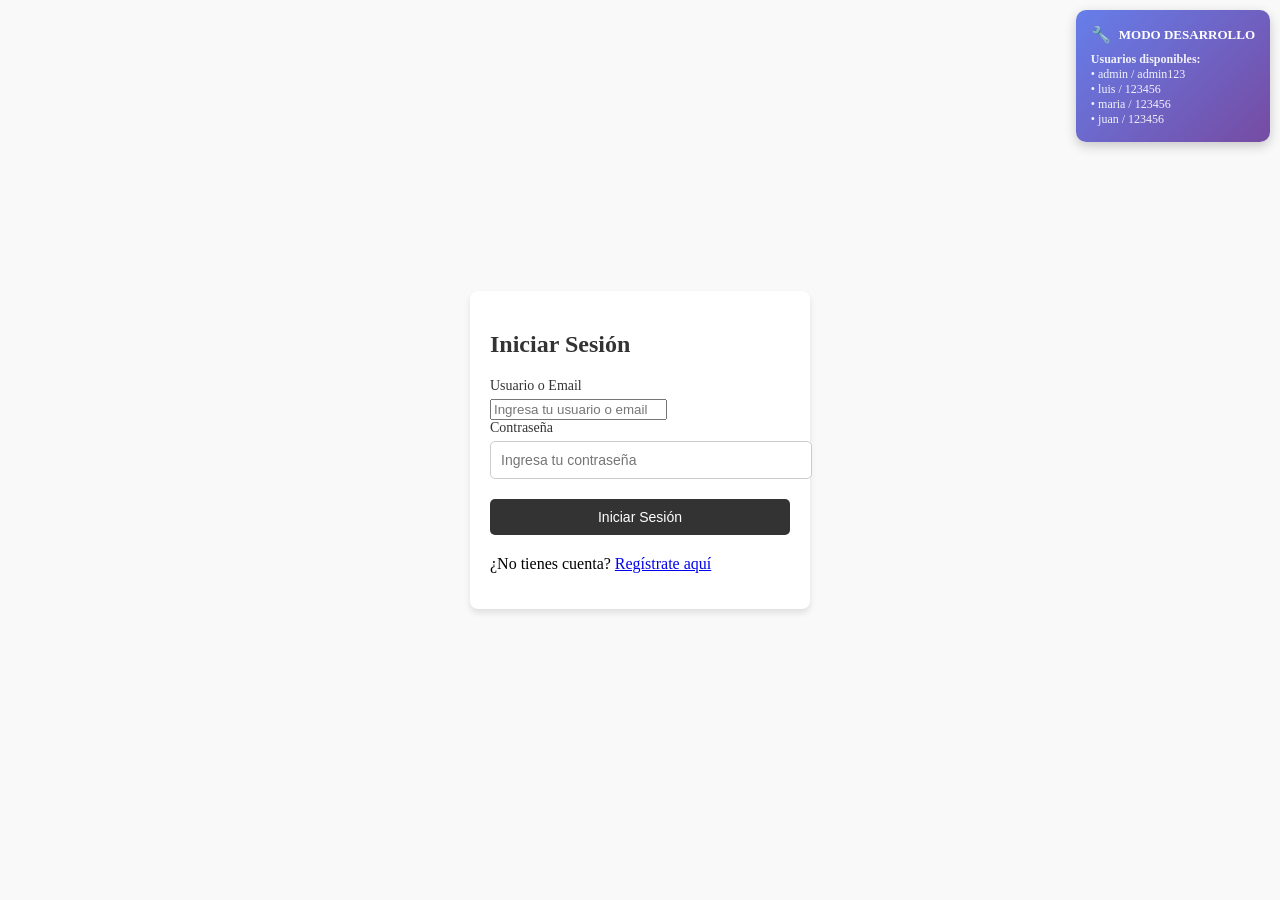
<file: Pagina web/iniciosesion.html>
<!DOCTYPE html>
<html lang="es">
<head>
    <meta charset="UTF-8">
    <meta name="viewport" content="width=device-width, initial-scale=1.0">
    <title>Iniciar Sesión - Ágora</title>
    <link rel="stylesheet" href="style1.css">
</head>
<body>
    <div class="container">
        <div class="form-box">
            <form id="loginForm">
                <h2>Iniciar Sesión</h2>
                <label for="username-login">Usuario o Email</label>
                <input type="text" id="username-login" placeholder="Ingresa tu usuario o email" required>
                <label for="password-login">Contraseña</label>
                <input type="password" id="password-login" placeholder="Ingresa tu contraseña" required>
                <button type="submit" class="button">Iniciar Sesión</button>
                <div id="loginError" style="color: red; margin-top: 10px; display: none;"></div>
                <p style="margin-top: 20px;">
                    ¿No tienes cuenta? <a href="registro.html">Regístrate aquí</a>
                </p>
            </form>
        </div>
    </div>

    <!-- Usuarios de prueba -->
    <div id="devModeIndicator" style="position: fixed; top: 10px; right: 10px; background: linear-gradient(135deg, #667eea 0%, #764ba2 100%); color: white; padding: 15px; border-radius: 10px; font-size: 13px; box-shadow: 0 4px 12px rgba(0,0,0,0.2);">
        <div style="display: flex; align-items: center; gap: 8px; margin-bottom: 8px;">
            <span style="font-size: 16px;">🔧</span>
            <strong>MODO DESARROLLO</strong>
        </div>
        <div style="font-size: 12px; opacity: 0.9;">
            <strong>Usuarios disponibles:</strong><br>
            • admin / admin123<br>
            • luis / 123456<br>
            • maria / 123456<br>
            • juan / 123456
        </div>
    </div>

    <script src="js/api.js"></script>
    <script>
        // Debug: Verificar si AgoraAPI está disponible
        if (typeof AgoraAPI === 'undefined') {
            console.error('❌ AgoraAPI no está disponible. Problema con la carga de js/api.js');
            alert('Error: No se pudo cargar el archivo de conexión. Verifica que js/api.js esté disponible.');
        } else {
            console.log('✅ AgoraAPI cargado correctamente');
        }
        
        document.getElementById('loginForm').onsubmit = async function(event) {
            event.preventDefault();
            
            const username = document.getElementById('username-login').value;
            const password = document.getElementById('password-login').value;
            const errorDiv = document.getElementById('loginError');

            if (username && password) {
                try {
                    console.log('🔐 Intentando login desde iniciosesion.html');
                    console.log('👤 Usuario:', username);
                    console.log('🔗 API URL:', 'http://127.0.0.1:8000/api');
                    
                    // Verificar si AgoraAPI existe
                    if (typeof AgoraAPI === 'undefined') {
                        throw new Error('AgoraAPI no está disponible');
                    }
                    
                    // Usar la API para hacer login
                    const result = await AgoraAPI.login(username, password);
                    
                    console.log('📡 Resultado del login:', result);
                    
                    if (result.success) {
                        // Mostrar mensaje de éxito
                        errorDiv.style.color = '#3ba55c';
                        errorDiv.style.display = 'block';
                        
                        if (result.mode === 'development') {
                            errorDiv.innerHTML = '✅ Login exitoso en modo desarrollo';
                        } else {
                            errorDiv.innerHTML = '✅ Login exitoso';
                        }
                        
                        // Detectar de dónde viene el usuario
                        const urlParams = new URLSearchParams(window.location.search);
                        const redirectTo = urlParams.get('redirect') || 'index';
                        
                        console.log('🔍 URL completa:', window.location.href);
                        console.log('🔍 Parámetros URL:', window.location.search);
                        console.log('🔍 Redirect parameter:', redirectTo);
                        
                        // Redirección con delay para mostrar el mensaje
                        setTimeout(() => {
                            if (redirectTo === 'chats' || redirectTo === 'platform') {
                                console.log('✅ Redirigiendo a la plataforma principal Ágora');
                                window.location.href = 'agora-platform-demo.html';
                            } else if (redirectTo === 'test') {
                                console.log('✅ Redirigiendo a test-redirect.html');
                                window.location.href = 'test-redirect.html';
                            } else {
                                console.log('✅ Redirigiendo a index.html');
                                window.location.href = 'index.html';
                            }
                        }, 1000);
                    } else {
                        console.error('❌ Login falló:', result.error);
                        errorDiv.style.color = '#f14668';
                        errorDiv.textContent = result.error || 'Error de login desconocido';
                        errorDiv.style.display = 'block';
                    }
                } catch (error) {
                    console.error('💥 Error en login:', error);
                    errorDiv.textContent = `Error de conexión: ${error.message}. Verifica que el servidor esté funcionando.`;
                    errorDiv.style.display = 'block';
                }
            } else {
                errorDiv.textContent = 'Por favor, completa todos los campos.';
                errorDiv.style.display = 'block';
            }
        };
    </script>
</body>
</html>
</file>
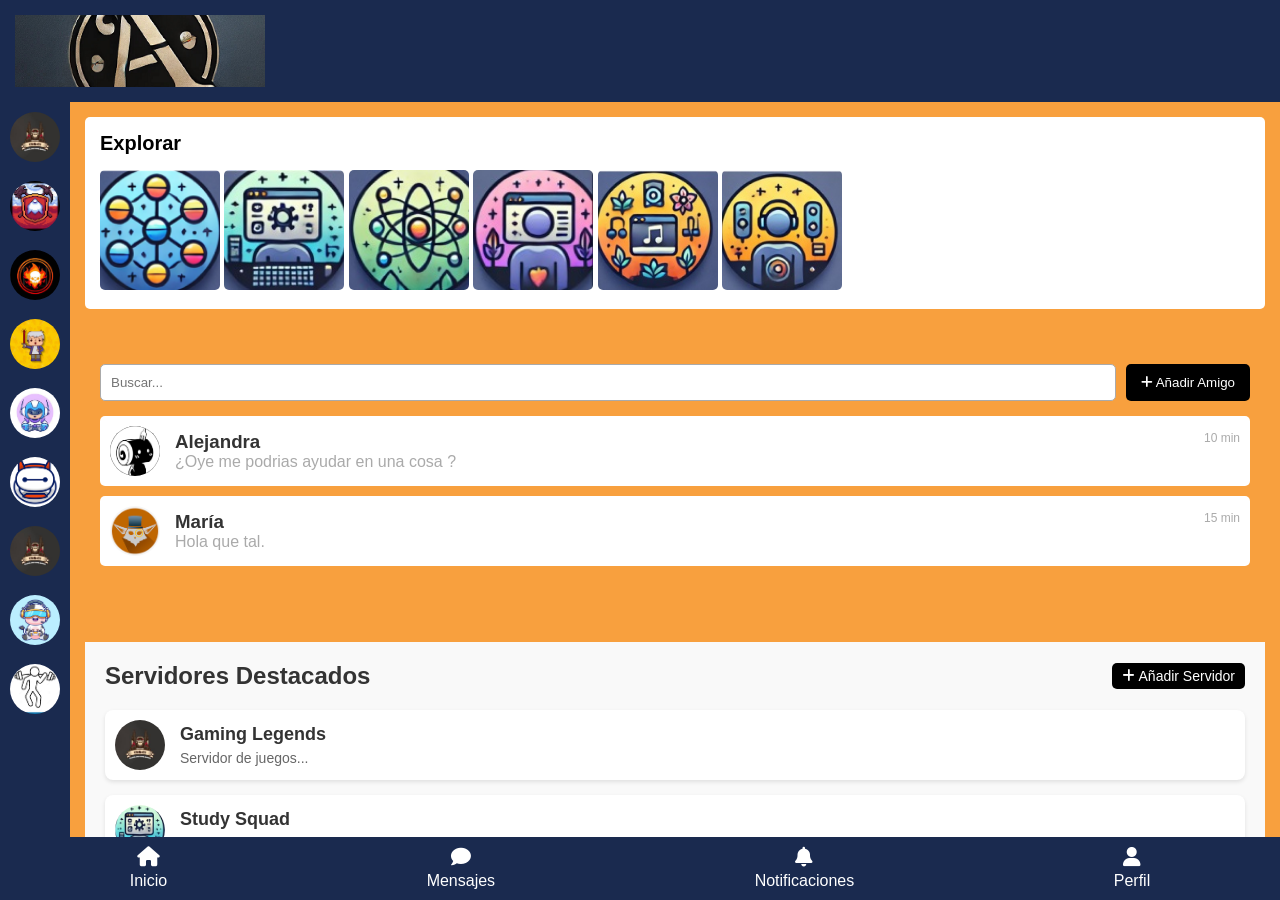
<file: Pagina web/movil.html>
<!DOCTYPE html>
<html lang="es">
<head>
  <meta charset="UTF-8">
  <meta name="viewport" content="width=device-width, initial-scale=1.0">
  <title>Ágora - Conversaciones</title>
  <link rel="stylesheet" href="style4.css">
  <link rel="stylesheet" href="https://cdnjs.cloudflare.com/ajax/libs/font-awesome/6.0.0-beta3/css/all.min.css">
</head>
<body>
  <header class="header">
    <img src="imagenes/logo.png" alt="Logo Ágora" class="logo">
  </header>

  <main class="main-container">
    <!-- Barra lateral de servidores -->
    <aside class="server-bar">
      <div class="server-icon">
        <img src="imagenes/server1.jpg" alt="Servidor 1">
      </div>
      <div class="server-icon">
        <img src="imagenes/server2.jpg" alt="Servidor 2">
      </div>
      <div class="server-icon">
        <img src="imagenes/server3.jpg" alt="Servidor 3">
      </div>
      <div class="server-icon">
        <img src="imagenes/server10.jpg" alt="Servidor 4">
      </div>
      <div class="server-icon">
        <img src="imagenes/server11.jpg" alt="Servidor 4">
      </div>
      <div class="server-icon">
        <img src="imagenes/server12.jpg" alt="Servidor 4">
      </div>
      <div class="server-icon">
        <img src="imagenes/server1.jpg" alt="Servidor 4">
      </div>
      <div class="server-icon">
        <img src="imagenes/server14.jpg" alt="Servidor 4">
      </div>
      <div class="server-icon">
        <img src="imagenes/server15.png" alt="Servidor 4">
      </div>
    </aside>

    <!-- Contenido principal -->
    <div class="content">
      <!-- Sección de Explorar -->
      <section class="explorar">
        <h2>Explorar</h2>
        <div class="explorar-grid">
          <img src="imagenes/server4.jpg" alt="Explorar 1" class="explorar-item">
          <img src="imagenes/server5.jpg" alt="Explorar 2" class="explorar-item">
          <img src="imagenes/server6.jpg" alt="Explorar 3" class="explorar-item">
          <img src="imagenes/server7.jpg" alt="Explorar 4" class="explorar-item">
          <img src="imagenes/server8.jpg" alt="Explorar 4" class="explorar-item">
          <img src="imagenes/server9.jpg" alt="Explorar 4" class="explorar-item">
          


         





        </div>
      </section>

      <!-- Sección de Conversaciones -->
      <section class="conversaciones">
        <header class="conv-header">
          <input type="text" placeholder="Buscar..." class="search-bar">
          <button class="add-friend"><i class="fas fa-plus"></i> Añadir Amigo</button>
        </header>
        <div class="conversation-list">
          <div class="conversation">
            <img src="imagenes/user1.png" alt="Alejandra" class="avatar">
            <div>
              <h3>Alejandra</h3>
              <p>¿Oye me podrias ayudar en una cosa ?</p>
            </div>
            <span class="time">10 min</span>
          </div>
          <div class="conversation">
            <img src="imagenes/user2.jpg" alt="María" class="avatar">
            <div>
              <h3>María</h3>
              <p>Hola que tal.</p>
            </div>
            <span class="time">15 min</span>
          </div>
        </div>
      </section>
        <!-- Sección de Servidores Destacados -->
        <section class="servidores-destacados">
          <header class="serv-header">
            <h2>Servidores Destacados</h2>
            <button class="add-server"><i class="fas fa-plus"></i> Añadir Servidor</button>

          </header>
          <div class="server-list">
            <div class="server">
              <img src="imagenes/server1.jpg" alt="Servidor 1" class="server-avatar">
              <div>
                <h3>Gaming  Legends</h3>
                <p>Servidor de juegos...</p>
              </div>
            </div>
            <div class="server">
              <img src="imagenes/server5.jpg" alt="Servidor 2" class="server-avatar">
              <div>
                <h3>Study Squad</h3>
                <p>Servidor de clase...</p>
              </div>
            </div>
          </div>
        </section>
    </div>
  </main>


  <!-- Pie de navegación -->
  <footer class="nav-bar">
    <a href="#" class="nav-item"><i class="fas fa-home"></i> Inicio</a>
    <a href="#" class="nav-item"><i class="fas fa-comment"></i> Mensajes</a>
    <a href="#" class="nav-item"><i class="fas fa-bell"></i> Notificaciones</a>
    <a href="#" class="nav-item"><i class="fas fa-user"></i> Perfil</a>
    
  </footer>
</body>
</html>
</file>
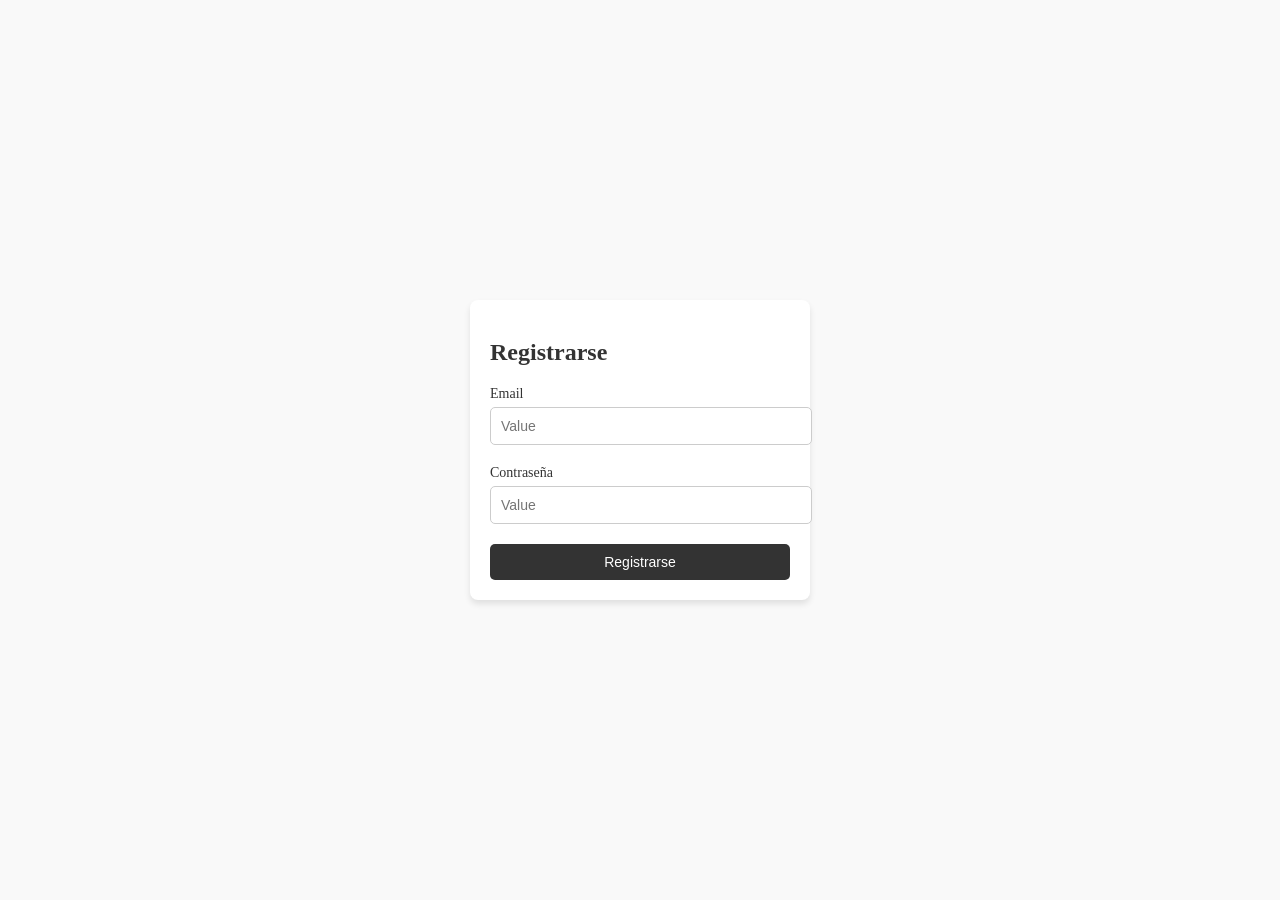
<file: Pagina web/registro.html>
<!DOCTYPE html>
<html lang="es">
<head>
    <meta charset="UTF-8">
    <meta name="viewport" content="width=device-width, initial-scale=1.0">
    <title>Iniciar Sesión y Registrarse</title>
    <link rel="stylesheet" href="style1.css">
</head>
<body>
    <div class="container">
        <div class="form-box">
            <form id="registerForm">
                <h2>Registrarse</h2>
                <label for="email-register">Email</label>
                <input type="email" id="email-register" placeholder="Value">
                <label for="password-register">Contraseña</label>
                <input type="password" id="password-register" placeholder="Value">
                <button type="submit" class="button">Registrarse</button>
            </form>
        </div>
    </div>

    <script>
        // Manejo del registro y redirección
        document.getElementById('registerForm').onsubmit = function(event) {
            event.preventDefault();
            const email = document.getElementById('email-register').value;
            const password = document.getElementById('password-register').value;

            if (email && password) {
                // Simular registro y redirigir
                alert('Registro exitoso. Redirigiendo a la página principal...');
                
                // Guardar que el usuario está registrado
                localStorage.setItem('usuarioRegistrado', 'true');
                
                // Redirigir al index
                window.location.href = 'index.html';
            } else {
                alert('Por favor, completa todos los campos.');
            }
        };
    </script>
</body>
</html>
</file>
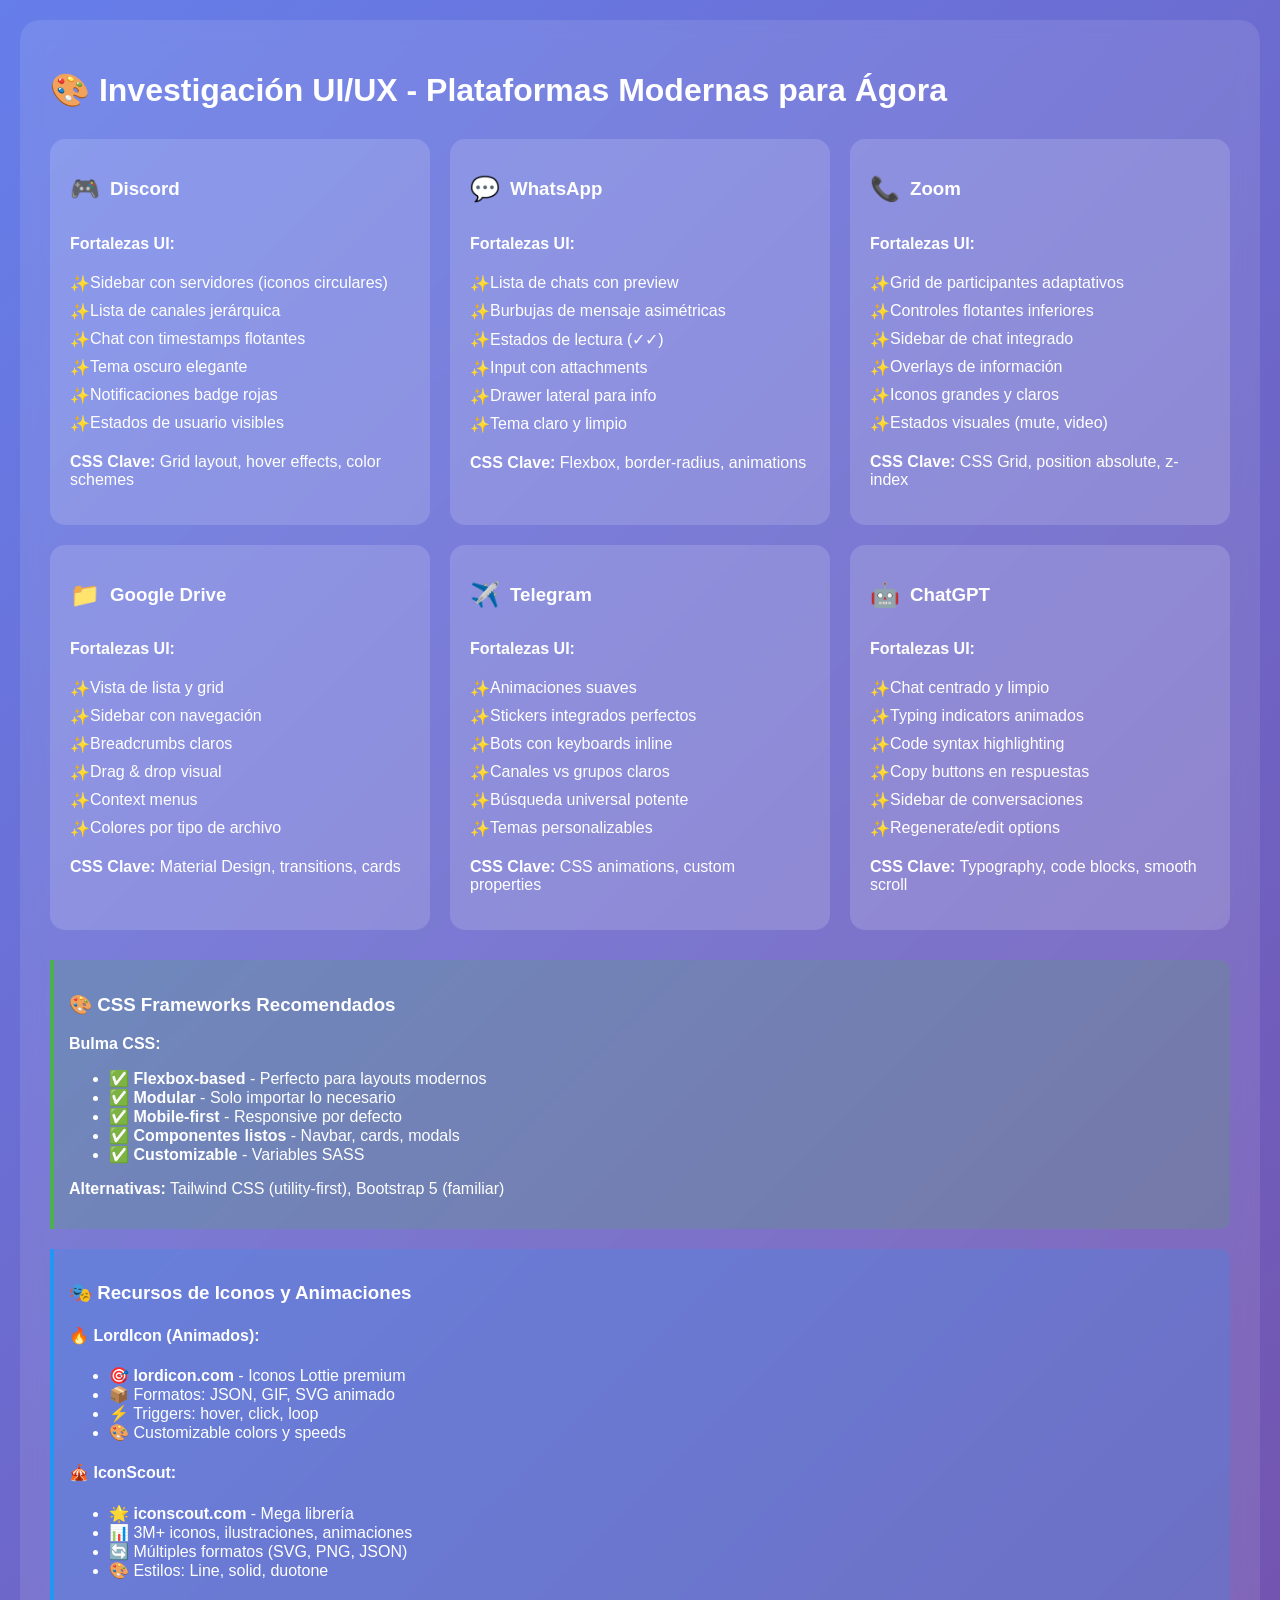
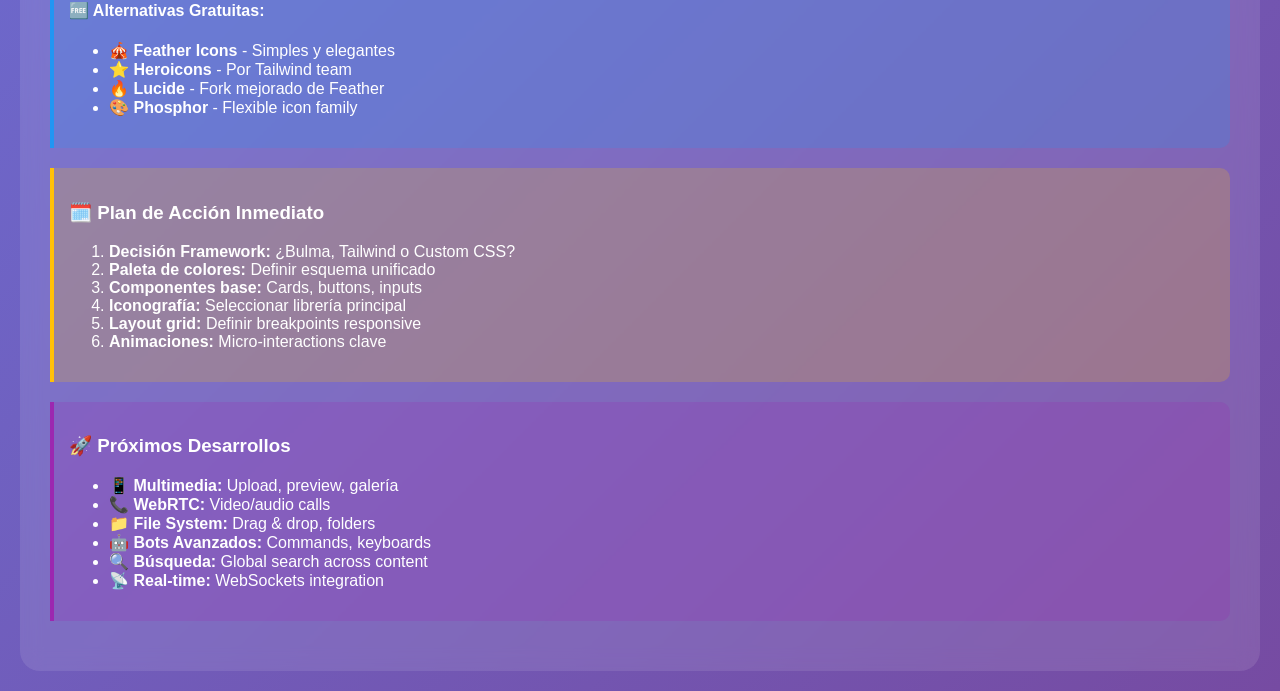
<file: Pagina web/research-ui-ux.html>
<!DOCTYPE html>
<html lang="es">
<head>
    <meta charset="UTF-8">
    <meta name="viewport" content="width=device-width, initial-scale=1.0">
    <title>Investigación UI/UX - Plataformas Modernas</title>
    <style>
        body {
            font-family: 'Segoe UI', Tahoma, Geneva, Verdana, sans-serif;
            margin: 0;
            padding: 20px;
            background: linear-gradient(135deg, #667eea 0%, #764ba2 100%);
            color: white;
        }
        .research-container {
            max-width: 1200px;
            margin: 0 auto;
            background: rgba(255, 255, 255, 0.1);
            backdrop-filter: blur(10px);
            border-radius: 20px;
            padding: 30px;
        }
        .platform-grid {
            display: grid;
            grid-template-columns: repeat(auto-fit, minmax(300px, 1fr));
            gap: 20px;
            margin: 30px 0;
        }
        .platform-card {
            background: rgba(255, 255, 255, 0.15);
            border-radius: 15px;
            padding: 20px;
            transition: transform 0.3s ease;
        }
        .platform-card:hover {
            transform: translateY(-5px);
        }
        .platform-header {
            display: flex;
            align-items: center;
            margin-bottom: 15px;
        }
        .platform-icon {
            font-size: 24px;
            margin-right: 10px;
        }
        .feature-list {
            list-style: none;
            padding: 0;
        }
        .feature-list li {
            padding: 5px 0;
            padding-left: 20px;
            position: relative;
        }
        .feature-list li:before {
            content: "✨";
            position: absolute;
            left: 0;
        }
        .css-framework {
            background: rgba(76, 175, 80, 0.2);
            border-left: 4px solid #4CAF50;
            padding: 15px;
            margin: 20px 0;
            border-radius: 0 10px 10px 0;
        }
        .icon-resources {
            background: rgba(33, 150, 243, 0.2);
            border-left: 4px solid #2196F3;
            padding: 15px;
            margin: 20px 0;
            border-radius: 0 10px 10px 0;
        }
    </style>
</head>
<body>
    <div class="research-container">
        <h1>🎨 Investigación UI/UX - Plataformas Modernas para Ágora</h1>
        
        <div class="platform-grid">
            <!-- Discord -->
            <div class="platform-card">
                <div class="platform-header">
                    <span class="platform-icon">🎮</span>
                    <h3>Discord</h3>
                </div>
                <p><strong>Fortalezas UI:</strong></p>
                <ul class="feature-list">
                    <li>Sidebar con servidores (iconos circulares)</li>
                    <li>Lista de canales jerárquica</li>
                    <li>Chat con timestamps flotantes</li>
                    <li>Tema oscuro elegante</li>
                    <li>Notificaciones badge rojas</li>
                    <li>Estados de usuario visibles</li>
                </ul>
                <p><strong>CSS Clave:</strong> Grid layout, hover effects, color schemes</p>
            </div>

            <!-- WhatsApp -->
            <div class="platform-card">
                <div class="platform-header">
                    <span class="platform-icon">💬</span>
                    <h3>WhatsApp</h3>
                </div>
                <p><strong>Fortalezas UI:</strong></p>
                <ul class="feature-list">
                    <li>Lista de chats con preview</li>
                    <li>Burbujas de mensaje asimétricas</li>
                    <li>Estados de lectura (✓✓)</li>
                    <li>Input con attachments</li>
                    <li>Drawer lateral para info</li>
                    <li>Tema claro y limpio</li>
                </ul>
                <p><strong>CSS Clave:</strong> Flexbox, border-radius, animations</p>
            </div>

            <!-- Zoom -->
            <div class="platform-card">
                <div class="platform-header">
                    <span class="platform-icon">📞</span>
                    <h3>Zoom</h3>
                </div>
                <p><strong>Fortalezas UI:</strong></p>
                <ul class="feature-list">
                    <li>Grid de participantes adaptativos</li>
                    <li>Controles flotantes inferiores</li>
                    <li>Sidebar de chat integrado</li>
                    <li>Overlays de información</li>
                    <li>Iconos grandes y claros</li>
                    <li>Estados visuales (mute, video)</li>
                </ul>
                <p><strong>CSS Clave:</strong> CSS Grid, position absolute, z-index</p>
            </div>

            <!-- Google Drive -->
            <div class="platform-card">
                <div class="platform-header">
                    <span class="platform-icon">📁</span>
                    <h3>Google Drive</h3>
                </div>
                <p><strong>Fortalezas UI:</strong></p>
                <ul class="feature-list">
                    <li>Vista de lista y grid</li>
                    <li>Sidebar con navegación</li>
                    <li>Breadcrumbs claros</li>
                    <li>Drag & drop visual</li>
                    <li>Context menus</li>
                    <li>Colores por tipo de archivo</li>
                </ul>
                <p><strong>CSS Clave:</strong> Material Design, transitions, cards</p>
            </div>

            <!-- Telegram -->
            <div class="platform-card">
                <div class="platform-header">
                    <span class="platform-icon">✈️</span>
                    <h3>Telegram</h3>
                </div>
                <p><strong>Fortalezas UI:</strong></p>
                <ul class="feature-list">
                    <li>Animaciones suaves</li>
                    <li>Stickers integrados perfectos</li>
                    <li>Bots con keyboards inline</li>
                    <li>Canales vs grupos claros</li>
                    <li>Búsqueda universal potente</li>
                    <li>Temas personalizables</li>
                </ul>
                <p><strong>CSS Clave:</strong> CSS animations, custom properties</p>
            </div>

            <!-- ChatGPT -->
            <div class="platform-card">
                <div class="platform-header">
                    <span class="platform-icon">🤖</span>
                    <h3>ChatGPT</h3>
                </div>
                <p><strong>Fortalezas UI:</strong></p>
                <ul class="feature-list">
                    <li>Chat centrado y limpio</li>
                    <li>Typing indicators animados</li>
                    <li>Code syntax highlighting</li>
                    <li>Copy buttons en respuestas</li>
                    <li>Sidebar de conversaciones</li>
                    <li>Regenerate/edit options</li>
                </ul>
                <p><strong>CSS Clave:</strong> Typography, code blocks, smooth scroll</p>
            </div>
        </div>

        <!-- CSS Frameworks -->
        <div class="css-framework">
            <h3>🎨 CSS Frameworks Recomendados</h3>
            <p><strong>Bulma CSS:</strong></p>
            <ul>
                <li>✅ <strong>Flexbox-based</strong> - Perfecto para layouts modernos</li>
                <li>✅ <strong>Modular</strong> - Solo importar lo necesario</li>
                <li>✅ <strong>Mobile-first</strong> - Responsive por defecto</li>
                <li>✅ <strong>Componentes listos</strong> - Navbar, cards, modals</li>
                <li>✅ <strong>Customizable</strong> - Variables SASS</li>
            </ul>
            <p><strong>Alternativas:</strong> Tailwind CSS (utility-first), Bootstrap 5 (familiar)</p>
        </div>

        <!-- Icon Resources -->
        <div class="icon-resources">
            <h3>🎭 Recursos de Iconos y Animaciones</h3>
            
            <h4>🔥 LordIcon (Animados):</h4>
            <ul>
                <li>🎯 <strong>lordicon.com</strong> - Iconos Lottie premium</li>
                <li>📦 Formatos: JSON, GIF, SVG animado</li>
                <li>⚡ Triggers: hover, click, loop</li>
                <li>🎨 Customizable colors y speeds</li>
            </ul>

            <h4>🎪 IconScout:</h4>
            <ul>
                <li>🌟 <strong>iconscout.com</strong> - Mega librería</li>
                <li>📊 3M+ iconos, ilustraciones, animaciones</li>
                <li>🔄 Múltiples formatos (SVG, PNG, JSON)</li>
                <li>🎨 Estilos: Line, solid, duotone</li>
            </ul>

            <h4>🆓 Alternativas Gratuitas:</h4>
            <ul>
                <li>🎪 <strong>Feather Icons</strong> - Simples y elegantes</li>
                <li>⭐ <strong>Heroicons</strong> - Por Tailwind team</li>
                <li>🔥 <strong>Lucide</strong> - Fork mejorado de Feather</li>
                <li>🎨 <strong>Phosphor</strong> - Flexible icon family</li>
            </ul>
        </div>

        <!-- Plan de Acción -->
        <div style="background: rgba(255, 193, 7, 0.2); border-left: 4px solid #FFC107; padding: 15px; margin: 20px 0; border-radius: 0 10px 10px 0;">
            <h3>🗓️ Plan de Acción Inmediato</h3>
            <ol>
                <li><strong>Decisión Framework:</strong> ¿Bulma, Tailwind o Custom CSS?</li>
                <li><strong>Paleta de colores:</strong> Definir esquema unificado</li>
                <li><strong>Componentes base:</strong> Cards, buttons, inputs</li>
                <li><strong>Iconografía:</strong> Seleccionar librería principal</li>
                <li><strong>Layout grid:</strong> Definir breakpoints responsive</li>
                <li><strong>Animaciones:</strong> Micro-interactions clave</li>
            </ol>
        </div>

        <!-- Próximos Pasos -->
        <div style="background: rgba(156, 39, 176, 0.2); border-left: 4px solid #9C27B0; padding: 15px; margin: 20px 0; border-radius: 0 10px 10px 0;">
            <h3>🚀 Próximos Desarrollos</h3>
            <ul>
                <li>📱 <strong>Multimedia:</strong> Upload, preview, galería</li>
                <li>📞 <strong>WebRTC:</strong> Video/audio calls</li>
                <li>📁 <strong>File System:</strong> Drag & drop, folders</li>
                <li>🤖 <strong>Bots Avanzados:</strong> Commands, keyboards</li>
                <li>🔍 <strong>Búsqueda:</strong> Global search across content</li>
                <li>📡 <strong>Real-time:</strong> WebSockets integration</li>
            </ul>
        </div>
    </div>
</body>
</html>
</file>
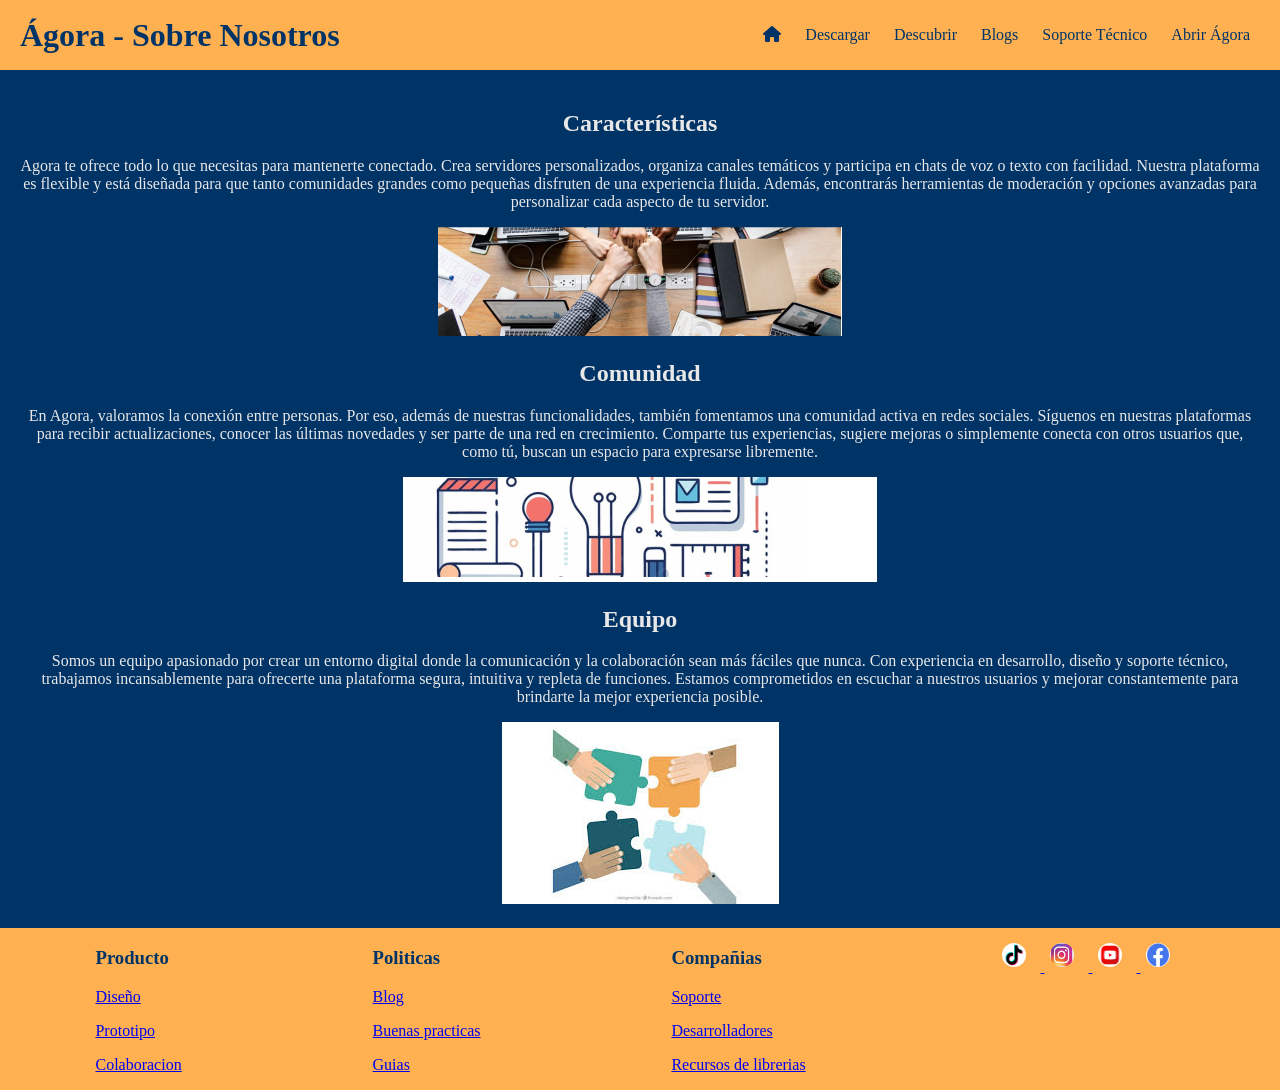
<file: Pagina web/SobreNosotros.html>
<!DOCTYPE html>
<html lang="es">
<head>
    <meta charset="UTF-8">
    <meta name="viewport" content="width=device-width, initial-scale=1.0">
    <title>Ágora - Sobre Nosotros</title>
    <link rel="stylesheet" href="style2.css">
    <link rel="stylesheet" href="https://cdnjs.cloudflare.com/ajax/libs/font-awesome/6.0.0/css/all.min.css">
</head>
<body>
    <header>
        <div class="top-bar">
            <div class="logo">Ágora - Sobre Nosotros</div>
            <nav>
                <ul class="top-nav">
                    <li><a href="index.html"><i class="fas fa-home"></i> </a></li>
                    <li><a href="#" id="downloadButton">Descargar</a></li>
                    <li><a href="#">Descubrir</a></li>
                    <li><a href="#">Blogs</a></li>
                    <li><a href="#">Soporte Técnico</a></li>
                    <li><a href="Chats.html">Abrir Ágora</a></li>
                   
                </ul>
            </nav>
        </div>
    </header>
    <script>
        document.getElementById('downloadButton').addEventListener('click', function(event) {
            event.preventDefault(); // Evita que el enlace realice su acción por defecto
            alert('Gracias por descargar Agora y por confiar en nosotros');
        });
    </script>
    <main>
        <section class="about-us">
            <div class="info-box">
                <h2>Características</h2>
                <p>
                    Agora te ofrece todo lo que necesitas para mantenerte conectado. Crea servidores personalizados, organiza canales temáticos y participa en chats de voz o texto con facilidad. 
                    Nuestra plataforma es flexible y está diseñada para que tanto comunidades grandes como pequeñas disfruten de una experiencia fluida. 
                    Además, encontrarás herramientas de moderación y opciones avanzadas para personalizar cada aspecto de tu servidor.
                </p>
                <a href="caracteristicas.html">
                    <img src="imagenes/caracteristicas.png" alt="Características del proyecto">
                </a>
            </div>
            <div class="info-box">
                <h2>Comunidad</h2>
                <p>
                    En Agora, valoramos la conexión entre personas. Por eso, además de nuestras funcionalidades, también fomentamos una comunidad activa en redes sociales. Síguenos en nuestras plataformas para recibir actualizaciones, conocer las últimas novedades y ser parte de una red en crecimiento.
                    Comparte tus experiencias, sugiere mejoras o simplemente conecta con otros usuarios que, como tú, buscan un espacio para expresarse libremente.
                </p>
                <a href="caracteristicas.html">
                    <img src="imagenes/comunidad.png" alt="Características del proyecto">
                </a>
            </div>
            <div class="info-box">
                <h2>Equipo</h2>
                <p>
                    Somos un equipo apasionado por crear un entorno digital donde la comunicación y la colaboración sean más fáciles que nunca. 
                    Con experiencia en desarrollo, diseño y soporte técnico, trabajamos incansablemente para ofrecerte una plataforma segura, intuitiva y repleta de funciones. 
                    Estamos comprometidos en escuchar a nuestros usuarios y mejorar constantemente para brindarte la mejor experiencia posible.
                </p>
                <a href="caracteristicas.html">
                    <img src="imagenes/equipo1.jpg" alt="Características del proyecto">
                </a>
            </div>
        </section>
    </main>
    <div class="footer-sections">
        <div>
        <section id="diseño">
            <h3>Producto</h3>
            <p><a href="Tecnica.html">Diseño</a></p>
            <p><a href="Tecnica.html">Prototipo</a></p>
            <p><a href="Tecnica.html">Colaboracion</a></p>
        </section>
        </div>
        <div>
        <section id="caracteristicas">
            <h3>Politicas</h3>
            <p><a href="Tecnica.html">Blog</a></p>
            <p><a href="Tecnica.html">Buenas practicas</a></p>
            <p><a href="Tecnica.html">Guias</a></p>
        </section>
        </div>
        <div>
        <section id="comunidad">
            <h3>Compañias</h3>
            <p><a href="Tecnica.html">Soporte</a></p>
            <p><a href="Tecnica.html">Desarrolladores</a></p>
            <p><a href="Tecnica.html">Recursos de librerias</a></p>
        </section>
        </div>
        <div class="social-icons">
            <a href="https://www.tiktok.com" target="_blank">
                <img src="imagenes/tiktok.png" alt="TikTok" class="social-icon">
            </a>
            <a href="https://www.instagram.com" target="_blank">
                <img src="imagenes/instagram.png" alt="Instagram" class="social-icon">
            </a>
            <a href="https://www.youtube.com" target="_blank">
                <img src="imagenes/youtube.png" alt="YouTube" class="social-icon">
            </a>
            <a href="https://www.facebook.com" target="_blank">
                <img src="imagenes/facebook.png" alt="Facebook" class="social-icon">
            </a>
        </div>
    </div>
  
</body>
</html>
</file>
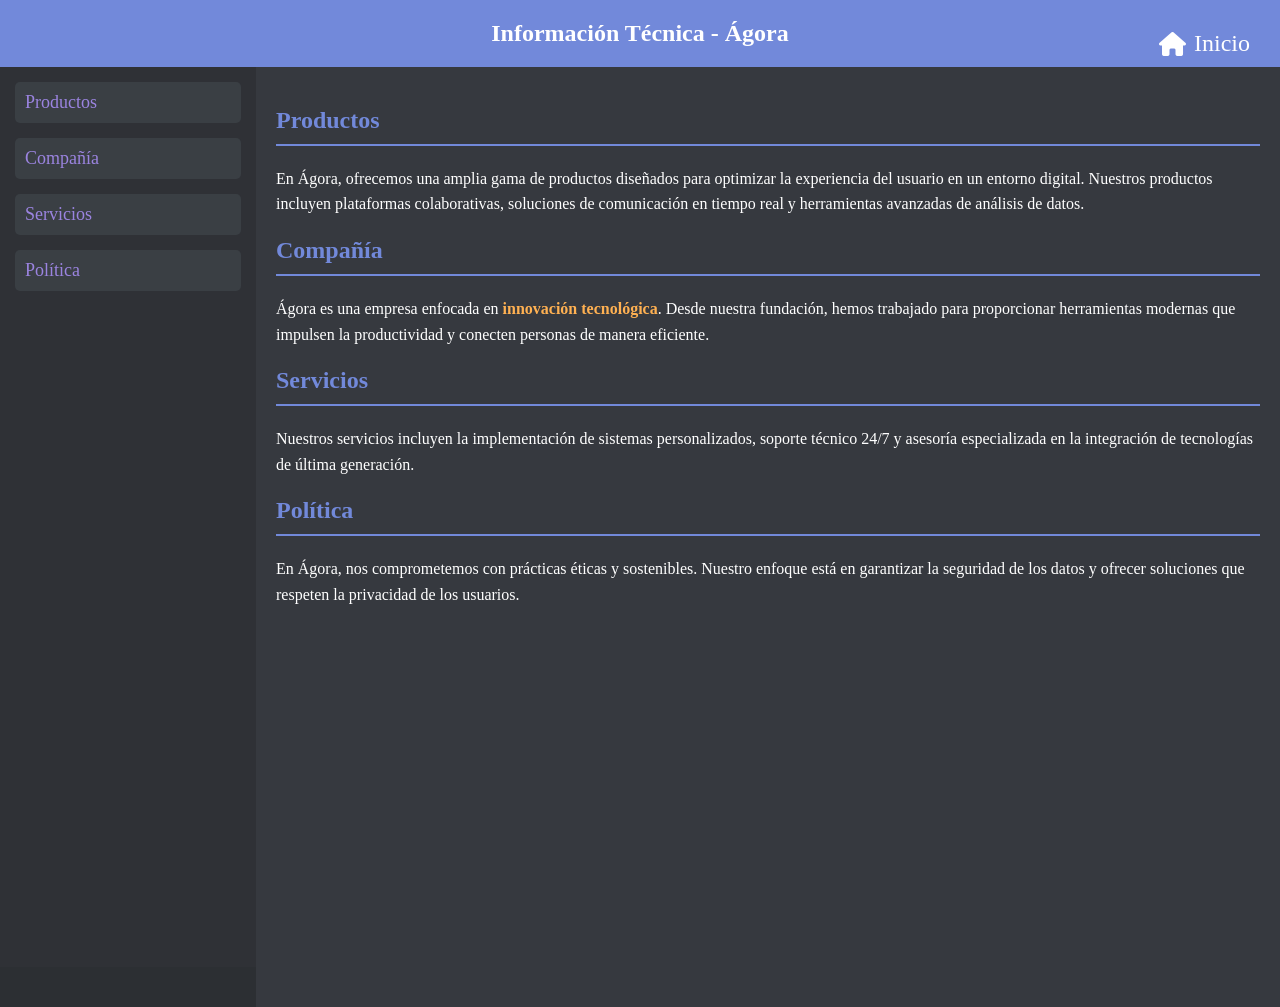
<file: Pagina web/Tecnica.html>
<!DOCTYPE html>
<html lang="es">
<head>
    <meta charset="UTF-8">
    <meta name="viewport" content="width=device-width, initial-scale=1.0">
    <title>Información Técnica - Ágora</title>
    <link rel="stylesheet" href="https://cdnjs.cloudflare.com/ajax/libs/font-awesome/6.0.0/css/all.min.css">
    <link rel="stylesheet" href="style5.css">
</head>
<body>
    <div class="header">
        <h1>Información Técnica - Ágora</h1>
        <ul>
            <li><a href="index.html"><i class="fas fa-home"></i> Inicio</a></li>
            
        </ul>
    </div>

    <div class="menu">
        <ul>
            <li><a href="#productos">Productos</a></li>
            <li><a href="#compania">Compañía</a></li>
            <li><a href="#servicios">Servicios</a></li>
            <li><a href="#politica">Política</a></li>
        </ul>
    </div>

    <div class="content">
        <section id="productos">
            <h2>Productos</h2>
            <p>En Ágora, ofrecemos una amplia gama de productos diseñados para optimizar la experiencia del usuario en un entorno digital. Nuestros productos incluyen plataformas colaborativas, soluciones de comunicación en tiempo real y herramientas avanzadas de análisis de datos.</p>
        </section>

        <section id="compania">
            <h2>Compañía</h2>
            <p>Ágora es una empresa enfocada en <span class="highlight">innovación tecnológica</span>. Desde nuestra fundación, hemos trabajado para proporcionar herramientas modernas que impulsen la productividad y conecten personas de manera eficiente.</p>
        </section>

        <section id="servicios">
            <h2>Servicios</h2>
            <p>Nuestros servicios incluyen la implementación de sistemas personalizados, soporte técnico 24/7 y asesoría especializada en la integración de tecnologías de última generación.</p>
        </section>

        <section id="politica">
            <h2>Política</h2>
            <p>En Ágora, nos comprometemos con prácticas éticas y sostenibles. Nuestro enfoque está en garantizar la seguridad de los datos y ofrecer soluciones que respeten la privacidad de los usuarios.</p>
        </section>
    </div>
</body>
</html>
</file>
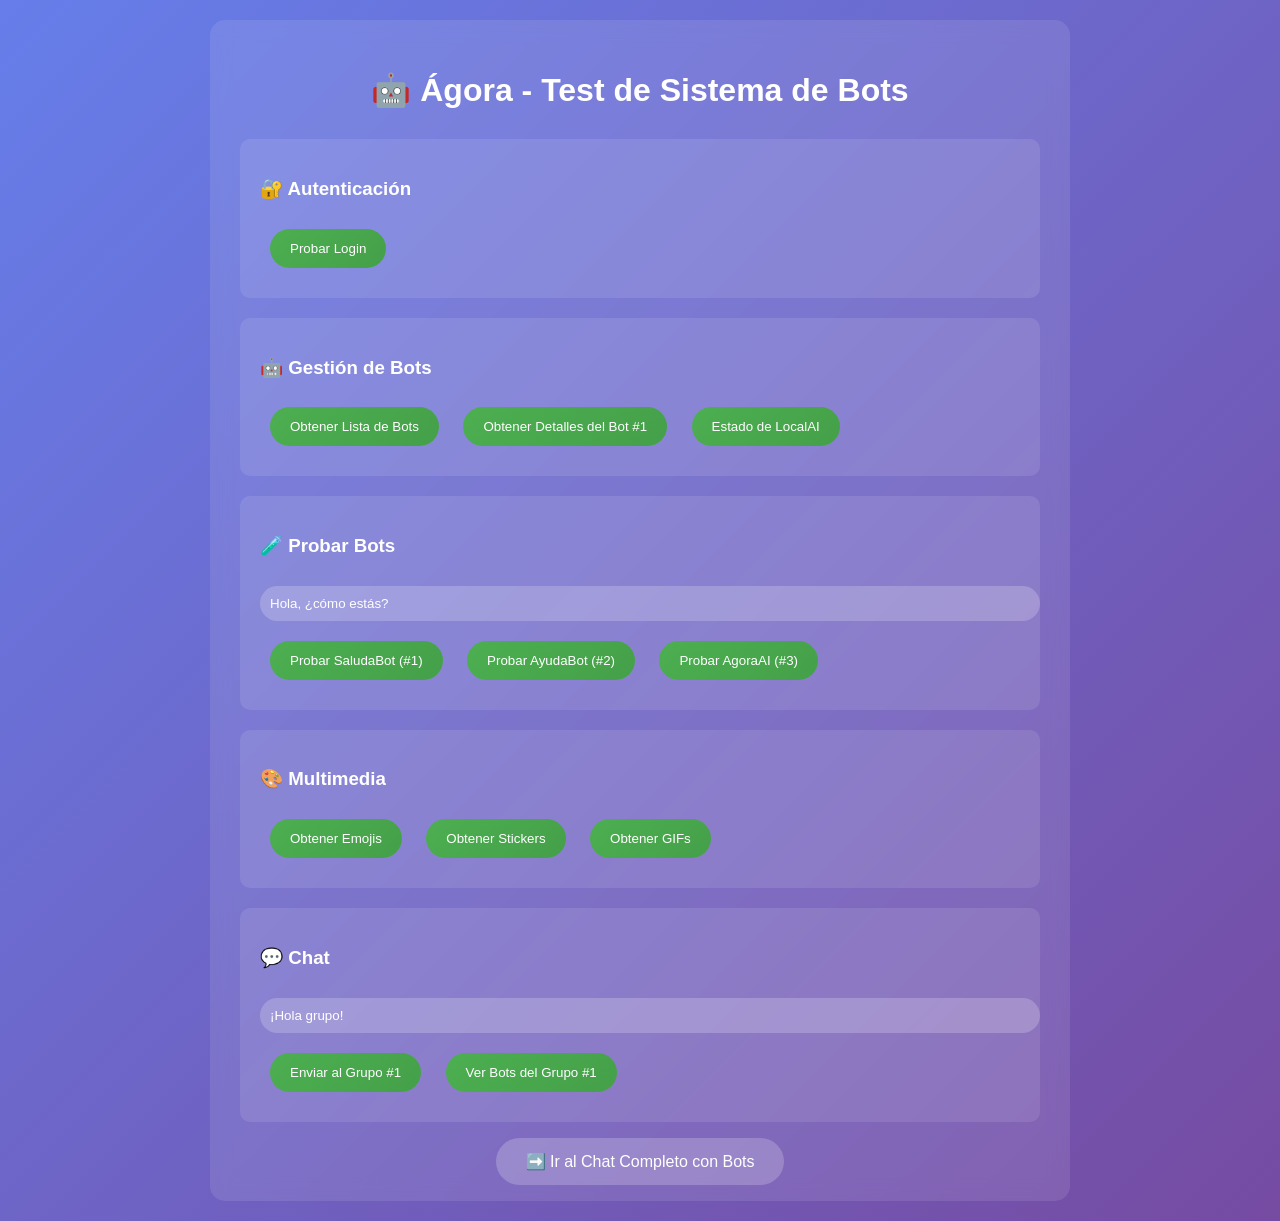
<file: Pagina web/test-bots.html>
<!DOCTYPE html>
<html lang="es">
<head>
    <meta charset="UTF-8">
    <meta name="viewport" content="width=device-width, initial-scale=1.0">
    <title>Ágora - Test de Bots</title>
    <style>
        body {
            font-family: Arial, sans-serif;
            background: linear-gradient(135deg, #667eea 0%, #764ba2 100%);
            color: white;
            margin: 0;
            padding: 20px;
        }
        
        .container {
            max-width: 800px;
            margin: 0 auto;
            background: rgba(255, 255, 255, 0.1);
            border-radius: 15px;
            padding: 30px;
            backdrop-filter: blur(10px);
        }
        
        h1 {
            text-align: center;
            margin-bottom: 30px;
        }
        
        .test-section {
            background: rgba(255, 255, 255, 0.1);
            border-radius: 10px;
            padding: 20px;
            margin-bottom: 20px;
        }
        
        button {
            background: linear-gradient(135deg, #4CAF50, #45a049);
            color: white;
            border: none;
            padding: 12px 20px;
            border-radius: 25px;
            cursor: pointer;
            margin: 10px;
            transition: all 0.3s ease;
        }
        
        button:hover {
            transform: translateY(-2px);
            box-shadow: 0 4px 15px rgba(76, 175, 80, 0.3);
        }
        
        .result {
            background: rgba(0, 0, 0, 0.2);
            border-radius: 8px;
            padding: 15px;
            margin-top: 10px;
            font-family: 'Courier New', monospace;
            font-size: 14px;
            max-height: 300px;
            overflow-y: auto;
        }
        
        .success { border-left: 4px solid #4CAF50; }
        .error { border-left: 4px solid #f44336; }
        
        input[type="text"] {
            width: 100%;
            padding: 10px;
            border: none;
            border-radius: 25px;
            background: rgba(255, 255, 255, 0.2);
            color: white;
            margin: 10px 0;
        }
        
        input[type="text"]::placeholder {
            color: rgba(255, 255, 255, 0.7);
        }
    </style>
</head>
<body>
    <div class="container">
        <h1>🤖 Ágora - Test de Sistema de Bots</h1>
        
        <div class="test-section">
            <h3>🔐 Autenticación</h3>
            <button onclick="testLogin()">Probar Login</button>
            <div id="authResult" class="result" style="display: none;"></div>
        </div>
        
        <div class="test-section">
            <h3>🤖 Gestión de Bots</h3>
            <button onclick="testGetBots()">Obtener Lista de Bots</button>
            <button onclick="testGetBot()">Obtener Detalles del Bot #1</button>
            <button onclick="testBotStatus()">Estado de LocalAI</button>
            <div id="botResult" class="result" style="display: none;"></div>
        </div>
        
        <div class="test-section">
            <h3>🧪 Probar Bots</h3>
            <input type="text" id="testMessage" placeholder="Escribe un mensaje para probar el bot..." value="Hola, ¿cómo estás?">
            <button onclick="testBotResponse()">Probar SaludaBot (#1)</button>
            <button onclick="testBotResponse(2)">Probar AyudaBot (#2)</button>
            <button onclick="testBotResponse(3)">Probar AgoraAI (#3)</button>
            <div id="testResult" class="result" style="display: none;"></div>
        </div>
        
        <div class="test-section">
            <h3>🎨 Multimedia</h3>
            <button onclick="testMultimedia('emojis')">Obtener Emojis</button>
            <button onclick="testMultimedia('stickers')">Obtener Stickers</button>
            <button onclick="testMultimedia('gifs')">Obtener GIFs</button>
            <div id="multimediaResult" class="result" style="display: none;"></div>
        </div>
        
        <div class="test-section">
            <h3>💬 Chat</h3>
            <input type="text" id="chatMessage" placeholder="Mensaje para enviar al grupo..." value="¡Hola grupo!">
            <button onclick="testSendMessage()">Enviar al Grupo #1</button>
            <button onclick="testGetGroupBots()">Ver Bots del Grupo #1</button>
            <div id="chatResult" class="result" style="display: none;"></div>
        </div>
        
        <div style="text-align: center; margin-top: 30px;">
            <a href="Chats.html" style="color: white; text-decoration: none; background: rgba(255, 255, 255, 0.2); padding: 15px 30px; border-radius: 25px;">
                ➡️ Ir al Chat Completo con Bots
            </a>
        </div>
    </div>

    <script src="js/api.js"></script>
    <script>
        // Función para mostrar resultados
        function showResult(elementId, data, isError = false) {
            const element = document.getElementById(elementId);
            element.style.display = 'block';
            element.className = `result ${isError ? 'error' : 'success'}`;
            element.innerHTML = `<pre>${JSON.stringify(data, null, 2)}</pre>`;
        }
        
        // Test de login
        async function testLogin() {
            try {
                console.log('🔐 Probando login...');
                const result = await AgoraAPI.login('luis', 'password123');
                showResult('authResult', {
                    status: 'Login exitoso',
                    user: result.user,
                    hasToken: !!result.token
                });
            } catch (error) {
                showResult('authResult', {
                    error: 'Error en login',
                    details: error.message
                }, true);
            }
        }
        
        // Test de obtener bots
        async function testGetBots() {
            try {
                console.log('🤖 Obteniendo lista de bots...');
                const bots = await AgoraAPI.getBots();
                showResult('botResult', {
                    total: bots.length,
                    bots: bots
                });
            } catch (error) {
                showResult('botResult', {
                    error: 'Error obteniendo bots',
                    details: error.message
                }, true);
            }
        }
        
        // Test de obtener detalles de bot
        async function testGetBot() {
            try {
                console.log('🔍 Obteniendo detalles del bot...');
                const bot = await AgoraAPI.getBot(1);
                showResult('botResult', {
                    bot: bot
                });
            } catch (error) {
                showResult('botResult', {
                    error: 'Error obteniendo bot',
                    details: error.message
                }, true);
            }
        }
        
        // Test de estado de LocalAI
        async function testBotStatus() {
            try {
                console.log('🧠 Verificando estado de LocalAI...');
                const status = await AgoraAPI.getLocalAIStatus();
                showResult('botResult', status);
            } catch (error) {
                showResult('botResult', {
                    error: 'Error verificando LocalAI',
                    details: error.message
                }, true);
            }
        }
        
        // Test de respuesta de bot
        async function testBotResponse(botId = 1) {
            try {
                const message = document.getElementById('testMessage').value;
                if (!message) {
                    showResult('testResult', {
                        error: 'Debes escribir un mensaje'
                    }, true);
                    return;
                }
                
                console.log(`🧪 Probando bot #${botId} con mensaje: ${message}`);
                const response = await AgoraAPI.testBot(botId, message);
                showResult('testResult', {
                    botId: botId,
                    mensaje_enviado: message,
                    respuesta: response
                });
            } catch (error) {
                showResult('testResult', {
                    error: `Error probando bot #${botId}`,
                    details: error.message
                }, true);
            }
        }
        
        // Test de multimedia
        async function testMultimedia(type) {
            try {
                console.log(`🎨 Obteniendo ${type}...`);
                let data;
                switch(type) {
                    case 'emojis':
                        data = await AgoraAPI.getEmojis();
                        break;
                    case 'stickers':
                        data = await AgoraAPI.getStickers();
                        break;
                    case 'gifs':
                        data = await AgoraAPI.getGifs();
                        break;
                }
                showResult('multimediaResult', {
                    type: type,
                    total: data.length,
                    items: data
                });
            } catch (error) {
                showResult('multimediaResult', {
                    error: `Error obteniendo ${type}`,
                    details: error.message
                }, true);
            }
        }
        
        // Test de enviar mensaje
        async function testSendMessage() {
            try {
                const message = document.getElementById('chatMessage').value;
                if (!message) {
                    showResult('chatResult', {
                        error: 'Debes escribir un mensaje'
                    }, true);
                    return;
                }
                
                console.log('💬 Enviando mensaje al grupo...');
                const response = await AgoraAPI.sendMessageToGroup(message, 1);
                showResult('chatResult', {
                    mensaje_enviado: message,
                    respuesta: response
                });
            } catch (error) {
                showResult('chatResult', {
                    error: 'Error enviando mensaje',
                    details: error.message
                }, true);
            }
        }
        
        // Test de obtener bots del grupo
        async function testGetGroupBots() {
            try {
                console.log('🤖 Obteniendo bots del grupo...');
                const response = await AgoraAPI.getGroupBots(1);
                showResult('chatResult', response);
            } catch (error) {
                showResult('chatResult', {
                    error: 'Error obteniendo bots del grupo',
                    details: error.message
                }, true);
            }
        }
        
        // Auto-login al cargar la página
        document.addEventListener('DOMContentLoaded', function() {
            console.log('🚀 Página de test cargada');
            // Inicializar autenticación si existe
            AgoraAPI.initializeAuth();
            
            if (currentUser) {
                console.log('✅ Usuario ya autenticado:', currentUser);
                showResult('authResult', {
                    status: 'Usuario ya autenticado',
                    user: currentUser
                });
            }
        });
    </script>
</body>
</html>
</file>
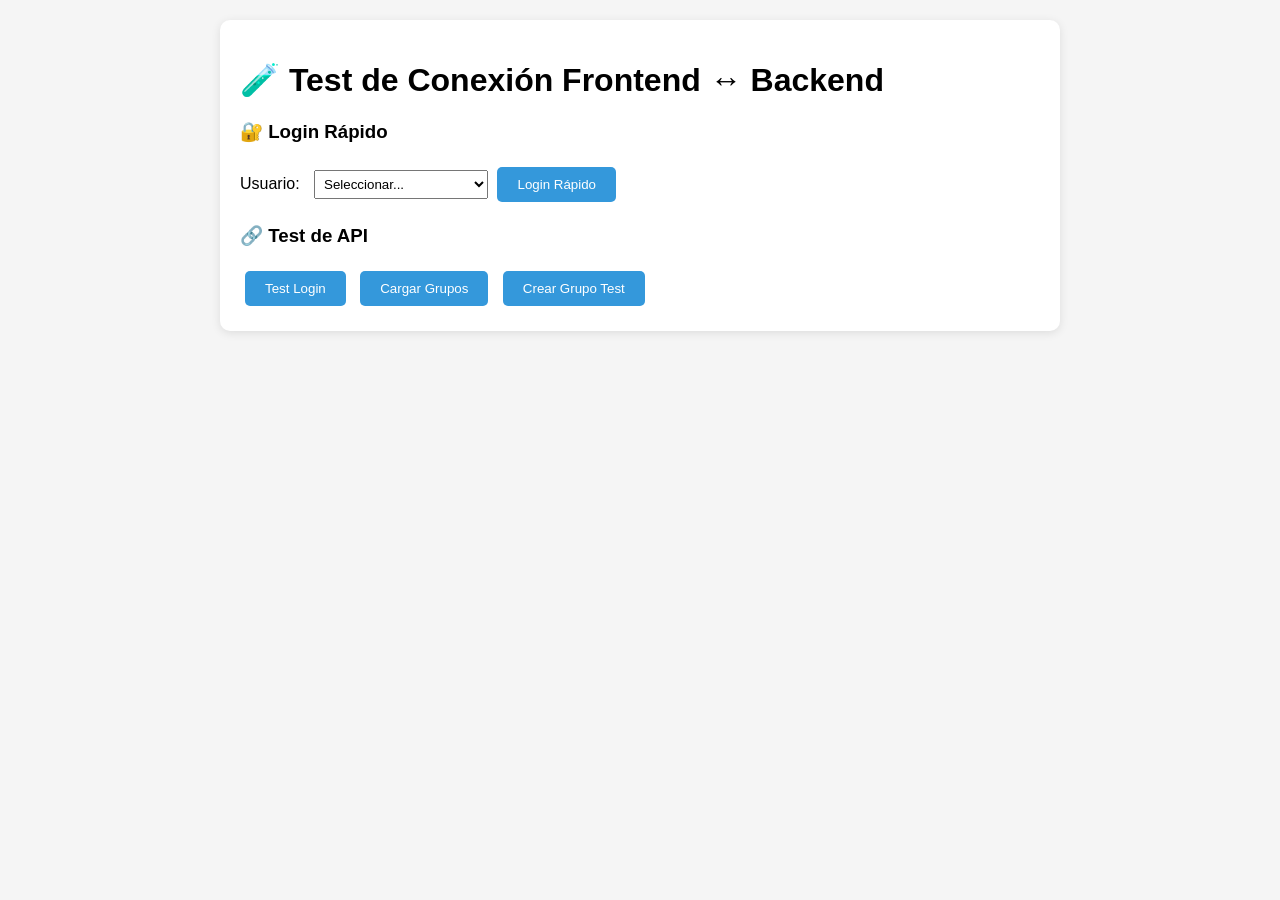
<file: Pagina web/test-conexion.html>
<!DOCTYPE html>
<html lang="es">
<head>
    <meta charset="UTF-8">
    <meta name="viewport" content="width=device-width, initial-scale=1.0">
    <title>Test de Conexión - Ágora</title>
    <style>
        body { font-family: Arial, sans-serif; margin: 20px; background: #f5f5f5; }
        .container { max-width: 800px; margin: 0 auto; background: white; padding: 20px; border-radius: 10px; box-shadow: 0 2px 10px rgba(0,0,0,0.1); }
        .user-info { background: #2c3e50; color: white; padding: 15px; border-radius: 5px; margin-bottom: 20px; }
        .groups-container { margin-top: 20px; }
        .group { background: #ecf0f1; padding: 15px; margin: 10px 0; border-radius: 5px; border-left: 4px solid #3498db; }
        .group h4 { margin: 0 0 10px 0; color: #2c3e50; }
        .group p { margin: 0; color: #7f8c8d; }
        .button { background: #3498db; color: white; border: none; padding: 10px 20px; border-radius: 5px; cursor: pointer; margin: 5px; }
        .button:hover { background: #2980b9; }
        .error { background: #e74c3c; color: white; padding: 10px; border-radius: 5px; margin: 10px 0; }
        .success { background: #27ae60; color: white; padding: 10px; border-radius: 5px; margin: 10px 0; }
        .loading { text-align: center; padding: 20px; color: #7f8c8d; }
    </style>
</head>
<body>
    <div class="container">
        <h1>🧪 Test de Conexión Frontend ↔ Backend</h1>
        
        <!-- Información del usuario -->
        <div id="userInfo" class="user-info" style="display: none;">
            <h3>👤 Usuario Logueado</h3>
            <div id="userDetails"></div>
            <button class="button" onclick="logout()">Cerrar Sesión</button>
        </div>

        <!-- Login rápido -->
        <div id="loginSection">
            <h3>🔐 Login Rápido</h3>
            <div style="margin-bottom: 15px;">
                <label>Usuario:</label>
                <select id="quickUser" style="margin-left: 10px; padding: 5px;">
                    <option value="">Seleccionar...</option>
                    <option value="admin">admin (Administrador)</option>
                    <option value="moderador">moderador (Moderador)</option>
                    <option value="luis">luis (Usuario)</option>
                    <option value="maria">maria (Usuario)</option>
                </select>
                <button class="button" onclick="quickLogin()">Login Rápido</button>
            </div>
        </div>

        <!-- Test de API -->
        <div>
            <h3>🔗 Test de API</h3>
            <button class="button" onclick="testLogin()">Test Login</button>
            <button class="button" onclick="loadGroups()">Cargar Grupos</button>
            <button class="button" onclick="testCreateGroup()">Crear Grupo Test</button>
        </div>

        <!-- Mensajes -->
        <div id="messages"></div>

        <!-- Grupos -->
        <div id="groupsContainer" class="groups-container" style="display: none;">
            <h3>📝 Grupos Disponibles</h3>
            <div id="groupsList"></div>
        </div>
    </div>

    <script src="js/api.js"></script>
    <script>
        // Inicializar
        document.addEventListener('DOMContentLoaded', function() {
            AgoraAPI.initializeAuth();
            updateUI();
        });

        function updateUI() {
            const userInfo = document.getElementById('userInfo');
            const userDetails = document.getElementById('userDetails');
            const loginSection = document.getElementById('loginSection');
            
            if (currentUser) {
                userDetails.innerHTML = `
                    <strong>Nombre:</strong> ${currentUser.nombre}<br>
                    <strong>Username:</strong> @${currentUser.username}<br>
                    <strong>Email:</strong> ${currentUser.email}<br>
                    <strong>Rol:</strong> ${currentUser.rol}
                `;
                userInfo.style.display = 'block';
                loginSection.style.display = 'none';
            } else {
                userInfo.style.display = 'none';
                loginSection.style.display = 'block';
            }
        }

        async function quickLogin() {
            const username = document.getElementById('quickUser').value;
            if (!username) {
                showMessage('Selecciona un usuario', 'error');
                return;
            }

            const passwords = {
                'admin': 'admin123',
                'moderador': 'mod123',
                'luis': '123456',
                'maria': '123456'
            };

            try {
                showMessage('Iniciando sesión...', 'loading');
                const result = await AgoraAPI.login(username, passwords[username]);
                
                if (result.success) {
                    showMessage(`✅ Login exitoso para ${result.user.nombre}`, 'success');
                    updateUI();
                } else {
                    showMessage(`❌ Error: ${result.error}`, 'error');
                }
            } catch (error) {
                showMessage(`❌ Error de conexión: ${error.message}`, 'error');
            }
        }

        async function testLogin() {
            try {
                showMessage('Probando login con admin...', 'loading');
                const result = await AgoraAPI.login('admin', 'admin123');
                
                if (result.success) {
                    showMessage('✅ Test de login exitoso', 'success');
                    updateUI();
                } else {
                    showMessage(`❌ Test falló: ${result.error}`, 'error');
                }
            } catch (error) {
                showMessage(`❌ Error de conexión: ${error.message}`, 'error');
            }
        }

        async function loadGroups() {
            try {
                showMessage('Cargando grupos...', 'loading');
                const groups = await AgoraAPI.getGroups();
                
                if (groups.length > 0) {
                    showMessage(`✅ Se cargaron ${groups.length} grupos`, 'success');
                    displayGroups(groups);
                } else {
                    showMessage('⚠️ No se encontraron grupos', 'error');
                }
            } catch (error) {
                showMessage(`❌ Error cargando grupos: ${error.message}`, 'error');
            }
        }

        async function testCreateGroup() {
            if (!currentUser) {
                showMessage('❌ Debes estar logueado para crear grupos', 'error');
                return;
            }

            try {
                showMessage('Creando grupo de prueba...', 'loading');
                const result = await AgoraAPI.createGroup({
                    nombre: `Test Group ${Date.now()}`,
                    descripcion: 'Grupo creado desde el test de frontend',
                    privado: false
                });
                
                if (result.success) {
                    showMessage('✅ Grupo creado exitosamente', 'success');
                    loadGroups(); // Recargar grupos
                } else {
                    showMessage(`❌ Error creando grupo: ${result.error}`, 'error');
                }
            } catch (error) {
                showMessage(`❌ Error: ${error.message}`, 'error');
            }
        }

        function displayGroups(groups) {
            const container = document.getElementById('groupsContainer');
            const list = document.getElementById('groupsList');
            
            list.innerHTML = '';
            
            groups.forEach(group => {
                const groupDiv = document.createElement('div');
                groupDiv.className = 'group';
                groupDiv.innerHTML = `
                    <h4>${group.nombre} ${group.privado ? '🔒' : '🌐'}</h4>
                    <p><strong>Descripción:</strong> ${group.descripcion || 'Sin descripción'}</p>
                    <p><strong>Creado por:</strong> ${group.creado_por}</p>
                    <p><strong>Miembros:</strong> ${group.miembros_count}</p>
                    <p><strong>Creado:</strong> ${new Date(group.creado_at).toLocaleString('es-ES')}</p>
                `;
                list.appendChild(groupDiv);
            });
            
            container.style.display = 'block';
        }

        function showMessage(message, type) {
            const messagesDiv = document.getElementById('messages');
            const messageDiv = document.createElement('div');
            
            if (type === 'loading') {
                messageDiv.className = 'loading';
                messageDiv.innerHTML = `⏳ ${message}`;
            } else {
                messageDiv.className = type;
                messageDiv.textContent = message;
            }
            
            messagesDiv.appendChild(messageDiv);
            
            // Auto-remove after 5 seconds
            setTimeout(() => {
                if (messageDiv.parentNode) {
                    messageDiv.parentNode.removeChild(messageDiv);
                }
            }, 5000);
        }

        function logout() {
            AgoraAPI.logout();
            showMessage('✅ Sesión cerrada', 'success');
            updateUI();
            document.getElementById('groupsContainer').style.display = 'none';
        }
    </script>
</body>
</html>
</file>
<file: Pagina web/style.css>
body {
    font-family: PT Serif, Helvetica Now;
    margin: 0;
    padding: 0;
    background-color: #FFFFFF;
    color: #003366;
}

header {
    background-color: #FFB152;
    padding: 10px 0;
    text-align: center;
}

.top-bar {
    display: flex;
    justify-content: space-between;
    align-items: center;
    padding: 0 20px;
}

.logo {
    font-size: 2rem;
    font-weight: bold;
    color: #003366;

}

.top-nav li {
    display: inline;
    margin: 0 10px;
}


.top-nav li a {
    text-decoration: none;
    color: #003366;
}

.container {
    display: flex;
}

.sidebar {
    width: 200px;
    background-color: #FFFFFF;
    padding: 20px;
    border: 2px solid #003366;
}


.sidebar ul {
    list-style: none;
    padding: 0;
}

.sidebar ul li {
    margin: 15px 0;
    color: #003366;
}

main {
    flex-grow: 1;
    text-align: center;
    padding: 20px;
}

.hero {
    display: flex;
    justify-content: center; /* Centra horizontalmente */
    align-items: center; /* Centra verticalmente */
    text-align: center; /* Asegura que el contenido dentro del contenedor esté centrado */
}

.hero img {
    width: 100%;
    height: auto;
    max-height: 500px;
    object-fit: cover;
    border: 10px solid #003366;
    margin: 0 auto; /* Centra la imagen horizontalmente */
}


.platforms h2 {
    margin-top: 40px;
    color: #003366;

}

.platform-icons img {
    width: 60px;
    margin: 10px;

}

footer {
    background-color: #FFB152;
    padding: 30px 20px;
    text-align: center;
}

.footer-sections {
    display: flex;
    justify-content: space-around;
}

.download-btn {
    margin-top: 20px;
    padding: 15px 30px;
    background-color: #000000;
    color: #FFFFFF;
    border: none;
    border-radius: 5px;
    font-size: 1rem;
    cursor: pointer;
}

.social-icons {
    display: flex;
    justify-content: flex-start; /* Alinea los íconos a la izquierda */
    align-items: center;
    margin-top: 10px; /* Espacio superior opcional */
}

.social-icon {
    width: 24px; /* Tamaño pequeño para los íconos */
    height: 24px;
    margin-right: 10px; /* Espacio entre los íconos */
    border-radius: 50%; /* Hace que el fondo sea circular */
    padding: 5px; /* Espacio interno alrededor del ícono */
}

.menu-toggle {
    font-size: 2rem;
    background: none;
    border: none;
    cursor: pointer;
    color: #003366;
    margin-right: 5px; /* Reduce el margen derecho */
}

.sidebar {
    width: 200px;
    transition: width 0.3s ease;
}

.sidebar.hidden {
    width: 0;
    overflow: hidden;
    padding: 0;
    border: none;
}

.container {
    display: flex;
    transition: margin-left 0.3s ease;
}

.container.full {
    margin-left: 0;
}

main {
    flex-grow: 1;
}

.container {
    position: relative;
}

#userMenu {
    position: absolute;
    right: 0; /* Alinea el menú a la izquierda */
    background-color: #fff;
    box-shadow: 0 8px 16px rgba(0, 0, 0, 0.2);
    padding: 10px;
    margin-top: 5px;
    list-style-type: none;
    min-width: 160px;
    max-width: 100%; /* Asegura que el menú no sobresalga del contenedor */
    z-index: 1;
    overflow: hidden; /* Evita que el contenido sobresalga */
}

#userMenu li {
    padding: 8px;
}

#userMenu li a {
    text-decoration: none;
    color: #333;
    display: block; /* Asegura que el enlace ocupe todo el espacio del li */
}

#userMenu li a:hover {
    background-color: #f1f1f1;
}
</file>
<file: Pagina web movil/style4.css>
/* Variables de color */
:root {
  --primary: #000000;
  --secondary: #1a2a4f;
  --background: #f8a03e;
  --text: #333;
  --text-light: #fff;
  --muted: #aaa;
}

/* Reset */
* {
  margin: 0;
  padding: 0;
  box-sizing: border-box;
}

body {
  font-family: 'Arial', sans-serif;
  background-color: var(--background);
  display: flex;
  flex-direction: column;
  min-height: 100vh;
}

/* Cabecera */
.header {
  background-color: var(--secondary);
  padding: 15px;
  display: flex;
  justify-content: space-between;
  align-items: center;
  color: var(--text-light);
}

.logo {
  max-width: 250px; /* Ajusta el tamaño máximo del logo */
  height: auto;
}

.add-server {
  background-color: var(--primary);
  color: var(--text-light);
  padding: 10px 15px;
  border: none;
  border-radius: 5px;
  font-size: 16px;
  cursor: pointer;
  transition: background-color 0.3s ease;
}

.add-server:hover {
  background-color: #333; /* Cambia a un gris más oscuro en hover */
}

/* Responsive Header */
@media (max-width: 768px) {
  .header {
    flex-direction: column;
    gap: 15px;
    text-align: center;
  }

  .logo {
    width: 100%; /* La imagen ocupará el 100% del ancho disponible */
    height: 100%; /* La imagen ocupará el 100% del alto disponible */
    max-width: 100%;
    object-fit: cover; /* Esto asegura que la imagen se recorte correctamente para llenar el espacio */
  }
  

  .add-server {
    width: 100%;
  }
}

/* Contenedor Principal */
.main-container {
  display: flex;
  flex: 1;
}

/* Barra lateral de servidores */
.server-bar {
  width: 70px;
  background-color: var(--secondary);
  padding: 10px 0;
  display: flex;
  flex-direction: column;
  align-items: center;
  gap: 15px;
}

.server-icon img {
  width: 50px;
  height: 50px;
  border-radius: 50%;
  object-fit: cover;
  cursor: pointer;
  transition: transform 0.2s;
}

.server-icon img:hover {
  transform: scale(1.1);
}

/* Contenido principal */
.content {
  flex: 1;
  display: flex;
  flex-direction: column;
  gap: 20px;
  padding: 15px;
}

/* Explorar */
.explorar {
  background-color: var(--text-light);
  border-radius: 5px;
  padding: 15px;
}

.explorar h2 {
  margin-bottom: 15px;
}

.explorar-grid {
  display: grid;
  grid-template-columns: repeat(auto-fill, minmax(100px, 1fr));
  gap: 10px;
}

.explorar-item {
  width: 100%;
  height: 100px;
  object-fit: cover;
  border-radius: 5px;
  cursor: pointer;
}

/* Conversaciones */
.conversaciones {
  flex: 1;
  padding: 15px;
  background-color: var(--background);
}

.conv-header {
  display: flex;
  justify-content: space-between;
  margin-bottom: 15px;
}

.search-bar {
  flex: 1;
  padding: 10px;
  border-radius: 5px;
  border: 1px solid var(--muted);
  margin-right: 10px;
}

.add-friend {
  background-color: var(--primary);
  color: var(--text-light);
  border: none;
  padding: 10px 15px;
  border-radius: 5px;
  cursor: pointer;
}

.conversation-list {
  display: flex;
  flex-direction: column;
  gap: 10px;
}

.conversation {
  display: flex;
  align-items: center;
  gap: 15px;
  background-color: var(--text-light);
  padding: 10px;
  border-radius: 5px;
  position: relative;
}

.avatar {
  width: 50px;
  height: 50px;
  border-radius: 50%;
}

.conversation h3 {
  margin: 0;
  color: var(--text);
}

.conversation p {
  margin: 0;
  color: var(--muted);
}

.time {
  position: absolute;
  right: 10px;
  top: 15px;
  color: var(--muted);
  font-size: 12px;
}

/* Pie de navegación */
.nav-bar {
  background-color: var(--secondary);
  display: flex;
  justify-content: space-around;
  padding: 10px 0;
  position: fixed;
  bottom: 0;
  width: 100%;
}

.nav-item {
  color: var(--text-light);
  text-align: center;
  text-decoration: none;
}

.nav-item i {
  display: block;
  font-size: 20px;
  margin-bottom: 5px;
}

/* Servidores destacados */
.servidores-destacados {
  padding: 20px;
  background-color: #f9f9f9;
}

.serv-header {
  display: flex;
  justify-content: space-between;
  align-items: center;
  margin-bottom: 20px;
}

.serv-header h2 {
  font-size: 24px;
  color: #333;
}

.server-list {
  display: flex;
  flex-direction: column;
  gap: 15px;
}

.server {
  display: flex;
  align-items: center;
  padding: 10px;
  background-color: #fff;
  border-radius: 8px;
  box-shadow: 0 2px 4px rgba(0, 0, 0, 0.1);
}

.server-avatar {
  width: 50px;
  height: 50px;
  border-radius: 50%;
  margin-right: 15px;
}

.server h3 {
  margin: 0;
  font-size: 18px;
  color: #333;
}

.server p {
  margin: 5px 0 0;
  font-size: 14px;
  color: #666;
}
</file>
<file: Pagina web/style3.css>
body {
    margin: 0;
    font-family: PT Serif, Helvetica Now;
    background-color: #2c2f33;
    color: #fff;
}

.container {
    display: flex;
    height: 100vh;
    position: relative;
}

.servers-panel {
    width: 15%;
    background-color: #2f3136;
    padding: 10px;
    box-sizing: border-box;
}

.servers-panel ul {
    list-style: none;
    padding: 0;
    margin: 0;
}

.servers-panel li {
    display: flex;
    align-items: center;
    padding: 5px 0;
    gap: 10px;
}

.server-img {
    width: 50px;
    height: 50px;
    border-radius: 50%;
}

.server {
    display: flex;
    align-items: center;
    justify-content: center;
    width: 50px;
    height: 50px;
    background-color: #3a3f44;
    color: #fff;
    font-size: 24px;
    border-radius: 50%;
    cursor: pointer;
    transition: background 0.3s ease, transform 0.3s ease;
    margin-top: 10px;
}

.server:hover {
    background-color: #7289da;
    transform: scale(1.1);
}

.channels-panel {
    width: 20%;
    background-color: #2f3136;
    padding: 10px;
    box-sizing: border-box;
}

.channels-panel ul {
    list-style: none;
    padding: 0;
    margin: 0;
}

.channels-panel li {
    display: flex;
    align-items: center;
    padding: 10px;
    margin-bottom: 10px;
    background-color: #3a3f44;
    border-radius: 5px;
    cursor: pointer;
    transition: background 0.3s ease;
}

.channels-panel li:hover {
    background-color: #5b6eae;
}

.channels-panel li img {
    width: 40px;
    height: 40px;
    border-radius: 50%;
    margin-right: 10px;
}

.channels-panel li a {
    text-decoration: none;
    color: #9b84e0;
    font-size: 16px;
    display: flex;
    align-items: center;
}

.channels-panel li a:hover {
    color: #c3b2f7;
}

.channels-panel .search-bar {
    margin-bottom: 10px;
    border-radius: 4px;
}

.channels-panel .search-input {
    width: 100%;
}

.search-icon {
    color: white;
    font-size: 16px;
    margin-left: 10px;
    cursor: pointer;
}

.chats-panel {
    width: 20%;
    background-color: #36393f;
    padding: 10px;
    box-sizing: border-box;
}

.chat-window {
    flex: 1;
    display: flex;
    flex-direction: column;
    background-color: #36393f;
    padding: 10px;
    box-sizing: border-box;
}

.chat-header {
    display: flex;
    justify-content: space-between;
    align-items: center;
    padding-bottom: 10px;
    border-bottom: 1px solid #444;
}

.chat-header h2 {
    margin: 0;
    font-size: 18px;
}

.chat-header ul {
    list-style: none;
    display: flex;
    gap: 10px;
    margin: 0;
    padding: 0;
}

.chat-header ul li a {
    color: #7289da;
    text-decoration: none;
    font-size: 18px;
}

.messages {
    flex: 1;
    overflow-y: auto;
    padding: 10px 0;
    display: flex;
    flex-direction: column;
}

.message {
    display: inline-block;
    max-width: 70%;
    padding: 10px;
    margin-bottom: 10px;
    border-radius: 10px;
    word-wrap: break-word;
    font-size: 14px;
}

.message.received {
    background-color: #2f3136;
    align-self: flex-start;
}

.message.sent {
    background-color: #7289da;
    align-self: flex-end;
}

.chat-input {
    display: flex;
    align-items: center;
    padding-top: 10px;
    border-top: 1px solid #444;
}

.chat-input textarea {
    flex: 1;
    padding: 10px;
    border-radius: 5px;
    border: none;
    resize: none;
    outline: none;
    font-size: 14px;
}

.chat-input button {
    margin-left: 10px;
    padding: 10px 20px;
    font-size: 14px;
    border: none;
    border-radius: 5px;
    background-color: #7289da;
    color: #fff;
    cursor: pointer;
    transition: background 0.3s ease;
}

.chat-input button:hover {
    background-color: #5b6eae;
}

.info-panel {
    width: 20%;
    background-color: #FFB152;
    padding: 10px;
    overflow-y: auto;
    box-sizing: border-box;
    color: #000000;
}

.info-panel h3 {
    font-size: 14px;
    color: #000000;
    text-transform: uppercase;
    margin-bottom: 10px;
}

.info-panel ul {
    list-style: none;
    padding: 0;
    margin: 0;
}

.info-panel li {
    display: flex;
    align-items: center;
    padding: 5px 0;
    gap: 10px;
}

.info-panel li img {
    width: 40px;
    height: 40px;
    border-radius: 50%;
}

/* Estilos para los botones inferiores */
.bottom-buttons {
    position: absolute;
    bottom: 10px;
    left: 10px;
    display: flex;
    flex-direction: row;
    gap: 10px;
    border: 2px solid orange;
    background-color: #ffa500;
    padding: 5px;
    border-radius: 5px;
}

.bottom-buttons button {
    padding: 10px;
    background-color: #3a3f44;
    color: #fff;
    border: none;
    border-radius: 5px;
    cursor: pointer;
    transition: background 0.3s ease;
}

.bottom-buttons button:hover {
    background-color: #5b6eae;
}

.disconnect:hover {
    background-color: #ff5c5c;
}

/* Menú de estado */
.status-menu {
    display: none;
    position: absolute;
    right: 0;
    bottom:50px;
    background-color: #5b6eae;
    box-shadow: 0 8px 16px rgba(0, 0, 0, 0.2);
    padding: 10px;
    margin-top: 5px;
    list-style: none;
    min-width: 160px;
    max-width: 100%;
    z-index: 1;
    white-space: nowrap;
    border-radius: 5px;
    overflow: hidden;
}

.status-menu ul {
    padding: 0;
    margin: 0;
}

.status-menu li {
    padding: 8px;
    cursor: pointer;
    border-radius: 3px;
    transition: background 0.3s ease;
}

.status-menu li:hover {
    background-color: #0a35c0;
}

/* Icono de estado */
.status-icon {
    display: inline-block;
    width: 10px;
    height: 10px;
    border-radius: 50%;
    margin-left: 10px;
}

.status-icon.available {
    background-color: green;
}

.status-icon.absent {
    background-color: #a200ff;;
}

.status-icon.busy {
    background-color: red;
}

.channels-panel ul {
    list-style: none;
    padding: 0;
    margin: 0;
}

.channels-panel li {
    display: flex;
    align-items: center;
    padding: 10px;
    margin-bottom: 10px;
    background-color: #3a3f44;
    border-radius: 5px;
    cursor: pointer;
    transition: background 0.3s ease;
}

.channels-panel li:hover {
    background-color: #5b6eae;
}

.channels-panel li img {
    width: 40px; /* Ajusta el ancho según tus necesidades */
    height: 40px; /* Ajusta la altura según tus necesidades */
    border-radius: 50%;
    margin-right: 10px;
}

.channels-panel li a {
    color: #fff;
    text-decoration: none;
    display: flex;
    align-items: center;
    width: 100%;
    gap: 10px; /* Añade espacio entre el texto y el icono */
}

.channels-panel li a i {
    font-size: 16px; /* Ajusta el tamaño del icono según tus necesidades */
    color: red; /* Ajusta el color del icono según tus necesidades */
}

.server {
    display: flex;
    align-items: center;
    justify-content: center;
    width: 50px; /* Ajusta el tamaño según tus necesidades */
    height: 50px; /* Ajusta el tamaño según tus necesidades */
    background-color: #3a3f44;
    color: #fff;
    font-size: 24px;
    border-radius: 50%;
    cursor: pointer;
    transition: background 0.3s ease, transform 0.3s ease;
    margin-top: 10px;
    text-decoration: none; /* Asegura que el enlace no tenga subrayado */
}

.server:hover {
    background-color: #7289da;
    transform: scale(1.1);
}

/* Modal */
.modal {
    display: none; /* Oculto por defecto */
    position: fixed; /* Fijo en la pantalla */
    z-index: 1; /* Por encima de otros elementos */
    left: 0;
    top: 0;
    width: 100%; /* Ancho completo */
    height: 100%; /* Alto completo */
    overflow: auto; /* Habilita el scroll si es necesario */
    background-color: rgb(0,0,0); /* Color de fondo */
    background-color: rgba(0,0,0,0.4); /* Color de fondo con opacidad */
}

.modal-content {
    background-color: #888;
    margin: 15% auto; /* Centrado vertical y horizontal */
    padding: 20px;
    border: 1px solid #888;
    width: 80%; /* Ancho del contenido */
    max-width: 600px; /* Ancho máximo */
    height: 400px; /* Alto del contenido */
    border-radius: 10px;
    position: relative;
}

.close {
    color: #aaa;
    float: right;
    font-size: 28px;
    font-weight: bold;
}

.close:hover,
.close:focus {
    color: black;
    text-decoration: none;
    cursor: pointer;
}
.disconnect-link {
    display: inline-block;
    padding: 10px;
    background-color: #3a3f44; /* Mismo color que los otros botones */
    color: white;
    text-align: center;
    text-decoration: none;
    border-radius: 5px;
    transition: background-color 0.3s ease;
}

.disconnect-link:hover {
    background-color: #5b6eae; /* Color de fondo al pasar el cursor */
}

.disconnect-link i {
    margin-right: 5px;
}

/* ====== INTEGRACIÓN CON BOTS ====== */

/* Canal activo para mostrar bots */
.active-channel {
    background: linear-gradient(135deg, #4CAF50, #45a049) !important;
    border-radius: 8px;
    transform: scale(1.02);
    box-shadow: 0 2px 8px rgba(76, 175, 80, 0.3);
}

.active-channel a {
    color: white !important;
    font-weight: bold;
}

/* Loading state para chat */
.loading-chat {
    display: flex;
    flex-direction: column;
    align-items: center;
    justify-content: center;
    height: 100%;
    background: linear-gradient(135deg, #667eea 0%, #764ba2 100%);
    color: white;
    text-align: center;
    padding: 40px;
}

.loading-chat h2 {
    margin: 0 0 10px 0;
    font-size: 24px;
    animation: pulse 2s infinite;
}

.loading-chat p {
    margin: 0;
    font-size: 16px;
    opacity: 0.8;
}

@keyframes pulse {
    0%, 100% { opacity: 1; }
    50% { opacity: 0.7; }
}

/* Indicadores de bots en canales */
.channel-bot-indicator {
    background: #4CAF50;
    color: white;
    font-size: 10px;
    padding: 2px 5px;
    border-radius: 10px;
    margin-left: 5px;
}

/* Mejoras para la información del usuario */
#userWelcome {
    background: linear-gradient(135deg, #4CAF50, #45a049) !important;
    border-radius: 0 0 15px 15px;
    box-shadow: 0 4px 10px rgba(0, 0, 0, 0.2);
    animation: slideDown 0.5s ease;
}

@keyframes slideDown {
    from {
        transform: translateY(-100%);
        opacity: 0;
    }
    to {
        transform: translateY(0);
        opacity: 1;
    }
}

/* Botón de logout mejorado */
#userWelcome button {
    background: linear-gradient(135deg, #e74c3c, #c0392b) !important;
    transition: all 0.3s ease;
}

#userWelcome button:hover {
    transform: scale(1.05);
    box-shadow: 0 2px 8px rgba(231, 76, 60, 0.3);
}

/* Notificaciones de bot */
.bot-notification {
    position: fixed;
    top: 20px;
    right: 20px;
    background: linear-gradient(135deg, #4CAF50, #45a049);
    color: white;
    padding: 12px 20px;
    border-radius: 25px;
    box-shadow: 0 4px 15px rgba(76, 175, 80, 0.3);
    z-index: 1000;
    animation: slideInFromRight 0.3s ease;
}

@keyframes slideInFromRight {
    from {
        transform: translateX(100%);
        opacity: 0;
    }
    to {
        transform: translateX(0);
        opacity: 1;
    }
}

/* Override para que el chat ocupe todo el espacio */
.chat-window {
    flex: 1;
    border: none;
    background: transparent;
    padding: 0;
    margin: 0;
}

/* Ocultar elementos originales cuando se use el sistema de bots */
.bot-enabled .chat-window .chat-header,
.bot-enabled .chat-window .messages,
.bot-enabled .chat-window .chat-input {
    display: none;
}
</file>
<file: Pagina web/css/chat-bots.css>
/* ====== CHAT CON BOTS - ESTILOS ====== */

.bot-chat-interface {
    display: flex;
    height: calc(100vh - 80px); /* Ajustar para headers */
    background: linear-gradient(135deg, #667eea 0%, #764ba2 100%);
    font-family: 'Arial', sans-serif;
    margin: 0;
    padding: 0;
}

/* ====== PANEL DE BOTS ====== */
.bot-panel {
    width: 320px;
    min-width: 320px;
    max-width: 400px;
    background: rgba(255, 255, 255, 0.95);
    border-right: 2px solid #4CAF50;
    display: flex;
    flex-direction: column;
    transition: all 0.3s ease;
    backdrop-filter: blur(10px);
    box-shadow: 0 4px 15px rgba(0, 0, 0, 0.1);
    overflow: hidden;
}

.bot-panel.collapsed {
    width: 60px;
    min-width: 60px;
}

.bot-panel.collapsed .bot-panel-content {
    display: none;
}

.bot-panel-header {
    background: linear-gradient(135deg, #4CAF50, #45a049);
    color: white;
    padding: 15px;
    display: flex;
    align-items: center;
    justify-content: space-between;
    box-shadow: 0 2px 5px rgba(0, 0, 0, 0.1);
}

.bot-panel-header h3 {
    margin: 0;
    font-size: 16px;
    font-weight: bold;
}

.btn-toggle-bots {
    background: rgba(255, 255, 255, 0.2);
    border: none;
    color: white;
    padding: 5px 10px;
    border-radius: 15px;
    cursor: pointer;
    font-size: 14px;
    transition: all 0.2s ease;
}

.btn-toggle-bots:hover {
    background: rgba(255, 255, 255, 0.3);
    transform: scale(1.1);
}

.bot-panel-content {
    flex: 1;
    overflow-y: auto;
    padding: 10px;
}

/* ====== SECCIONES DE BOTS ====== */
.bot-section {
    margin-bottom: 20px;
}

.bot-section h4 {
    color: #333;
    margin: 0 0 10px 0;
    font-size: 14px;
    font-weight: bold;
    padding: 8px 12px;
    background: linear-gradient(90deg, #f0f8ff, #e6f3ff);
    border-left: 4px solid #4CAF50;
    border-radius: 0 15px 15px 0;
}

.bot-list {
    display: flex;
    flex-direction: column;
    gap: 8px;
}

/* ====== ITEMS DE BOT ====== */
.bot-item {
    display: flex;
    align-items: center;
    padding: 12px;
    background: white;
    border-radius: 12px;
    box-shadow: 0 2px 8px rgba(0, 0, 0, 0.1);
    transition: all 0.3s ease;
    border: 2px solid transparent;
    cursor: pointer;
}

.bot-item:hover {
    transform: translateY(-2px);
    box-shadow: 0 4px 15px rgba(0, 0, 0, 0.15);
}

.bot-item.active {
    border-color: #4CAF50;
    background: linear-gradient(135deg, #f8fff8, #e8f5e8);
}

.bot-item.available {
    border-color: #2196F3;
    background: linear-gradient(135deg, #f0f8ff, #e6f3ff);
}

.bot-avatar {
    width: 40px;
    height: 40px;
    border-radius: 50%;
    display: flex;
    align-items: center;
    justify-content: center;
    background: linear-gradient(135deg, #667eea, #764ba2);
    margin-right: 12px;
    font-size: 18px;
}

.bot-type-icon {
    font-size: 20px;
}

.bot-info {
    flex: 1;
    min-width: 0; /* Para que el texto se corte correctamente */
}

.bot-name {
    font-weight: bold;
    color: #333;
    margin-bottom: 4px;
    white-space: nowrap;
    overflow: hidden;
    text-overflow: ellipsis;
}

.bot-description {
    font-size: 12px;
    color: #666;
    margin-bottom: 4px;
    white-space: nowrap;
    overflow: hidden;
    text-overflow: ellipsis;
}

.bot-type {
    font-size: 10px;
    color: #888;
    background: #f0f0f0;
    padding: 2px 6px;
    border-radius: 8px;
    display: inline-block;
}

.bot-actions {
    display: flex;
    gap: 4px;
}

.bot-actions button {
    padding: 6px 8px;
    border: none;
    border-radius: 8px;
    cursor: pointer;
    font-size: 12px;
    transition: all 0.2s ease;
    background: rgba(0, 0, 0, 0.1);
}

.bot-actions button:hover {
    transform: scale(1.2);
    background: rgba(0, 0, 0, 0.2);
}

.btn-bot-add { background-color: #4CAF50 !important; color: white; }
.btn-bot-remove { background-color: #f44336 !important; color: white; }
.btn-bot-test { background-color: #ff9800 !important; color: white; }
.btn-bot-info { background-color: #2196F3 !important; color: white; }

/* ====== SIN BOTS ====== */
.no-bots {
    text-align: center;
    padding: 40px 20px;
    color: #666;
}

.btn-create-bot {
    background: linear-gradient(135deg, #4CAF50, #45a049);
    color: white;
    border: none;
    padding: 12px 24px;
    border-radius: 25px;
    cursor: pointer;
    font-weight: bold;
    margin-top: 15px;
    transition: all 0.3s ease;
}

.btn-create-bot:hover {
    transform: translateY(-2px);
    box-shadow: 0 4px 15px rgba(76, 175, 80, 0.3);
}

/* ====== CHAT PRINCIPAL ====== */
.chat-main {
    flex: 1;
    display: flex;
    flex-direction: column;
    background: rgba(255, 255, 255, 0.9);
    backdrop-filter: blur(10px);
    min-width: 0; /* Permite que se contraiga */
    overflow: hidden;
}

.chat-header {
    background: linear-gradient(135deg, #4CAF50, #45a049);
    color: white;
    padding: 15px 20px;
    border-bottom: 2px solid rgba(255, 255, 255, 0.2);
    box-shadow: 0 2px 5px rgba(0, 0, 0, 0.1);
    flex-shrink: 0;
}

.messages-container {
    flex: 1;
    display: flex;
    flex-direction: column;
    overflow: hidden;
}

.messages-scroll {
    flex: 1;
    overflow-y: auto;
    padding: 20px;
    display: flex;
    flex-direction: column;
    gap: 15px;
}

/* ====== MENSAJES ====== */
.message {
    max-width: 80%;
    padding: 12px 15px;
    border-radius: 18px;
    animation: messageSlideIn 0.3s ease;
    box-shadow: 0 2px 8px rgba(0, 0, 0, 0.1);
}

@keyframes messageSlideIn {
    from {
        opacity: 0;
        transform: translateY(10px);
    }
    to {
        opacity: 1;
        transform: translateY(0);
    }
}

.user-message {
    align-self: flex-end;
    background: linear-gradient(135deg, #667eea, #764ba2);
    color: white;
    border-bottom-right-radius: 6px;
}

.bot-message {
    align-self: flex-start;
    background: linear-gradient(135deg, #4CAF50, #45a049);
    color: white;
    border-bottom-left-radius: 6px;
    position: relative;
}

.bot-message::before {
    content: "🤖";
    position: absolute;
    top: -5px;
    left: -5px;
    background: white;
    border-radius: 50%;
    width: 24px;
    height: 24px;
    display: flex;
    align-items: center;
    justify-content: center;
    font-size: 12px;
    box-shadow: 0 2px 5px rgba(0, 0, 0, 0.2);
}

.message-header {
    display: flex;
    align-items: center;
    gap: 8px;
    margin-bottom: 5px;
    font-size: 12px;
    opacity: 0.9;
}

.message-author {
    font-weight: bold;
}

.message-time {
    font-size: 10px;
    opacity: 0.7;
}

.bot-type-badge {
    background: rgba(255, 255, 255, 0.2);
    padding: 2px 6px;
    border-radius: 10px;
    font-size: 9px;
    text-transform: uppercase;
}

.message-content {
    line-height: 1.4;
    word-wrap: break-word;
}

.loading-messages {
    text-align: center;
    color: #666;
    font-style: italic;
    padding: 40px;
}

/* ====== INPUT DE MENSAJES ====== */
.chat-input-section {
    background: white;
    border-top: 2px solid #eee;
    padding: 15px;
}

.message-input-container {
    display: flex;
    align-items: center;
    gap: 10px;
    background: #f8f9fa;
    padding: 8px;
    border-radius: 25px;
    border: 2px solid #e0e0e0;
    transition: border-color 0.3s ease;
}

.message-input-container:focus-within {
    border-color: #4CAF50;
}

.multimedia-toggle {
    background: none;
    border: none;
    font-size: 20px;
    cursor: pointer;
    padding: 8px;
    border-radius: 50%;
    transition: all 0.2s ease;
}

.multimedia-toggle:hover {
    background: #e0e0e0;
    transform: scale(1.1);
}

#messageInput {
    flex: 1;
    border: none;
    outline: none;
    background: transparent;
    padding: 10px;
    font-size: 14px;
    color: #333;
}

#messageInput::placeholder {
    color: #999;
}

.send-button {
    background: linear-gradient(135deg, #4CAF50, #45a049);
    border: none;
    color: white;
    padding: 10px 15px;
    border-radius: 50%;
    cursor: pointer;
    font-size: 16px;
    transition: all 0.3s ease;
    display: flex;
    align-items: center;
    justify-content: center;
}

.send-button:hover {
    transform: scale(1.1);
    box-shadow: 0 4px 15px rgba(76, 175, 80, 0.3);
}

/* ====== MULTIMEDIA ====== */
.multimedia-bar {
    background: white;
    border: 1px solid #e0e0e0;
    border-radius: 15px;
    margin-bottom: 10px;
    box-shadow: 0 2px 8px rgba(0, 0, 0, 0.1);
}

.multimedia-tabs {
    display: flex;
    border-bottom: 1px solid #e0e0e0;
    padding: 5px;
}

.multimedia-tab {
    flex: 1;
    background: none;
    border: none;
    padding: 10px;
    cursor: pointer;
    font-size: 18px;
    border-radius: 10px;
    transition: all 0.2s ease;
}

.multimedia-tab:hover {
    background: #f0f0f0;
}

.multimedia-tab.active {
    background: linear-gradient(135deg, #4CAF50, #45a049);
    color: white;
}

.multimedia-content {
    max-height: 200px;
    overflow-y: auto;
    padding: 10px;
}

.multimedia-grid {
    display: grid;
    grid-template-columns: repeat(auto-fill, minmax(40px, 1fr));
    gap: 8px;
}

.multimedia-item {
    cursor: pointer;
    border-radius: 8px;
    padding: 5px;
    text-align: center;
    transition: all 0.2s ease;
    background: #f8f9fa;
    aspect-ratio: 1;
    display: flex;
    align-items: center;
    justify-content: center;
}

.multimedia-item:hover {
    transform: scale(1.1);
    background: #e9ecef;
}

.emoji {
    font-size: 20px;
}

.sticker, .gif {
    width: 100%;
    height: 100%;
    object-fit: cover;
    border-radius: 5px;
}

/* ====== PANEL DE INFORMACIÓN DEL BOT ====== */
.bot-info-panel {
    width: 350px;
    background: rgba(255, 255, 255, 0.95);
    border-left: 2px solid #2196F3;
    backdrop-filter: blur(10px);
    box-shadow: -4px 0 15px rgba(0, 0, 0, 0.1);
    overflow-y: auto;
}

.bot-info-header {
    background: linear-gradient(135deg, #2196F3, #1976D2);
    color: white;
    padding: 20px;
    display: flex;
    align-items: center;
    justify-content: space-between;
}

.bot-info-header h3 {
    margin: 0;
    font-size: 18px;
}

.close-btn {
    background: rgba(255, 255, 255, 0.2);
    border: none;
    color: white;
    padding: 8px 12px;
    border-radius: 50%;
    cursor: pointer;
    font-size: 12px;
    transition: all 0.2s ease;
}

.close-btn:hover {
    background: rgba(255, 255, 255, 0.3);
    transform: scale(1.1);
}

.bot-details {
    padding: 20px;
}

.bot-detail-item {
    margin-bottom: 15px;
    padding: 10px;
    background: #f8f9fa;
    border-radius: 8px;
    border-left: 4px solid #2196F3;
}

.bot-detail-item strong {
    color: #333;
    display: block;
    margin-bottom: 5px;
    font-size: 12px;
    text-transform: uppercase;
    letter-spacing: 0.5px;
}

/* ====== FIXES PARA LAYOUT ====== */
.container {
    display: flex;
    height: 100vh;
    overflow: hidden;
}

.bot-chat-interface .chat-window {
    flex: 1;
    display: flex;
    min-width: 0;
}

/* ====== RESPONSIVE ====== */
@media (max-width: 768px) {
    .bot-chat-interface {
        flex-direction: column;
        height: calc(100vh - 60px);
    }
    
    .bot-panel {
        width: 100%;
        max-height: 35vh;
        order: 2;
        min-width: auto;
    }
    
    .chat-main {
        order: 1;
        flex: 1;
        min-height: 65vh;
    }
    
    .bot-info-panel {
        display: none !important;
    }
    
    .message {
        max-width: 90%;
    }
    
    .multimedia-grid {
        grid-template-columns: repeat(auto-fill, minmax(35px, 1fr));
    }
    
    .bot-panel-content {
        max-height: calc(35vh - 60px);
        overflow-y: auto;
    }
}

/* ====== SCROLLBARS PERSONALIZADOS ====== */
.bot-panel-content::-webkit-scrollbar,
.messages-scroll::-webkit-scrollbar,
.multimedia-content::-webkit-scrollbar {
    width: 6px;
}

.bot-panel-content::-webkit-scrollbar-track,
.messages-scroll::-webkit-scrollbar-track,
.multimedia-content::-webkit-scrollbar-track {
    background: #f1f1f1;
    border-radius: 3px;
}

.bot-panel-content::-webkit-scrollbar-thumb,
.messages-scroll::-webkit-scrollbar-thumb,
.multimedia-content::-webkit-scrollbar-thumb {
    background: linear-gradient(135deg, #4CAF50, #45a049);
    border-radius: 3px;
}

.bot-panel-content::-webkit-scrollbar-thumb:hover,
.messages-scroll::-webkit-scrollbar-thumb:hover,
.multimedia-content::-webkit-scrollbar-thumb:hover {
    background: linear-gradient(135deg, #45a049, #3d8b40);
}

/* ====== ANIMACIONES ====== */
@keyframes botPulse {
    0%, 100% { transform: scale(1); }
    50% { transform: scale(1.05); }
}

.bot-message {
    animation: botPulse 0.6s ease-in-out;
}

@keyframes slideInFromRight {
    from {
        transform: translateX(100%);
        opacity: 0;
    }
    to {
        transform: translateX(0);
        opacity: 1;
    }
}

.bot-info-panel {
    animation: slideInFromRight 0.3s ease;
}
</file>
<file: Pagina web/style1.css>
/* styles.css */
body {
    font-family: PT Serif, Helvetica Now;
    margin: 0;
    padding: 0;
    background-color: #f9f9f9;
    display: flex;
    justify-content: center;
    align-items: center;
    height: 100vh;
}

.container {
    display: flex;
    gap: 20px;
}

.form-box {
    background-color: #fff;
    border-radius: 8px;
    box-shadow: 0 4px 6px rgba(0, 0, 0, 0.1);
    padding: 20px;
    width: 300px;
}

form h2 {
    margin-bottom: 20px;
    color: #333;
}

label {
    display: block;
    font-size: 14px;
    margin-bottom: 5px;
    color: #333;
}

input[type="email"],
input[type="password"] {
    width: 100%;
    padding: 10px;
    margin-bottom: 20px;
    border: 1px solid #ccc;
    border-radius: 5px;
    font-size: 14px;
}

.button {
    background-color: #333;
    color: #fff;
    border: none;
    border-radius: 5px;
    padding: 10px;
    width: 100%;
    font-size: 14px;
    cursor: pointer;
    transition: background-color 0.3s;
}

.button:hover {
    background-color: #555;
}

.forgot-password {
    display: block;
    margin-top: 10px;
    text-align: center;
    font-size: 12px;
    color: #ff9900;
    text-decoration: none;
}

.forgot-password:hover {
    text-decoration: underline;
}

.checkbox-container {
    display: flex;
    align-items: center;
    margin-bottom: 20px;
}

.checkbox-container input[type="checkbox"] {
    margin-right: 10px;
}

#userIcon a i {
    margin-right: 5px;
    color: #000;
}
</file>
<file: Pagina web/style4.css>
/* Variables de color */
:root {
  --primary: #000000;
  --secondary: #1a2a4f;
  --background: #f8a03e;
  --text: #333;
  --text-light: #fff;
  --muted: #aaa;
}

/* Reset */
* {
  margin: 0;
  padding: 0;
  box-sizing: border-box;
}

body {
  font-family: 'Arial', sans-serif;
  background-color: var(--background);
  display: flex;
  flex-direction: column;
  min-height: 100vh;
}

/* Cabecera */
.header {
  background-color: var(--secondary);
  padding: 15px;
  display: flex;
  justify-content: space-between;
  align-items: center;
  color: var(--text-light);
}

.logo {
  max-width: 250px; /* Ajusta el tamaño máximo del logo */
  height: auto;
}

.add-server {
  background-color: var(--primary);
  color: var(--text-light);
  padding: 5px 10px;  /* Reduce el padding para hacerlo más pequeño */
  border: none;
  border-radius: 5px;
  font-size: 14px;  /* Tamaño de fuente más pequeño */
  cursor: pointer;
  transition: background-color 0.3s ease;
}

.add-server:hover {
  background-color: #333; /* Cambia a un gris más oscuro en hover */
}

/* Responsive Header */
@media (max-width: 768px) {
  .header {
    flex-direction: column;
    gap: 15px;
    text-align: center;
  }

  .logo {
    width: 100%; /* La imagen ocupará el 100% del ancho disponible */
    height: 100%; /* La imagen ocupará el 100% del alto disponible */
    max-width: 100%;
    object-fit: cover; /* Esto asegura que la imagen se recorte correctamente para llenar el espacio */
  }

  .add-server {
    width: 100%;
  }
}

/* Contenedor Principal */
.main-container {
  display: flex;
  flex: 1;
}

/* Barra lateral de servidores */
.server-bar {
  width: 70px;
  background-color: var(--secondary);
  padding: 10px 0;
  display: flex;
  flex-direction: column;
  align-items: center;
  gap: 15px;
}

.server-icon img {
  width: 50px;
  height: 50px;
  border-radius: 50%;
  object-fit: cover;
  cursor: pointer;
  transition: transform 0.2s;
}

.server-icon img:hover {
  transform: scale(1.1);
}

/* Contenido principal */
.content {
  flex: 1;
  display: flex;
  flex-direction: column;
  gap: 20px;
  padding: 15px;
}

/* Explorar */
.explorar {
  background-color: var(--text-light);
  border-radius: 5px;
  padding: 15px;
  margin-bottom: 20px; /* Agrega un poco de espacio entre la sección */
}

.explorar h2 {
  margin-bottom: 15px;
  font-size: 20px; /* Tamaño de fuente más pequeño para pantallas pequeñas */
}

/* Contenedor para el deslizamiento horizontal */
.explorar-scroll {
  overflow-x: auto; /* Permite el deslizamiento horizontal */
  display: flex;
  gap: 15px;
  scroll-behavior: smooth; /* Suaviza el deslizamiento */
  padding: 10px 0;
}

.explorar-item {
  width: 120px; /* Imagen más pequeña */
  height: 120px; /* Altura de las imágenes */
  object-fit: cover; /* Asegura que la imagen no se distorsione */
  border-radius: 5px;
  cursor: pointer;
  transition: transform 0.3s ease;
}

.explorar-item:hover {
  transform: scale(1.1); /* Efecto de hover más suave */
}

/* Para pantallas más pequeñas */
@media (max-width: 1080px) {
  .explorar-scroll {
    gap: 10px;
  }

  .explorar-item {
    width: 100px; /* Reducción aún más pequeña de las imágenes */
    height: 100px;
  }

  .explorar h2 {
    font-size: 18px; /* Reduce el tamaño del título */
  }
}

/* Para dispositivos aún más pequeños (ej. Samsung A34 5G) */
@media (max-width: 768px) {
  .explorar-scroll {
    gap: 8px;
  }

  .explorar-item {
    width: 90px; /* Reducción adicional de las imágenes */
    height: 90px;
  }

  .explorar h2 {
    font-size: 16px; /* Reduce el tamaño del título */
  }
}

/* Conversaciones */
.conversaciones {
  flex: 1;
  padding: 15px;
  background-color: var(--background);
}

.conv-header {
  display: flex;
  justify-content: space-between;
  margin-bottom: 15px;
}

.search-bar {
  flex: 1;
  padding: 10px;
  border-radius: 5px;
  border: 1px solid var(--muted);
  margin-right: 10px;
}

.add-friend {
  background-color: var(--primary);
  color: var(--text-light);
  border: none;
  padding: 10px 15px;
  border-radius: 5px;
  cursor: pointer;
}

.conversation-list {
  display: flex;
  flex-direction: column;
  gap: 10px;
}

.conversation {
  display: flex;
  align-items: center;
  gap: 15px;
  background-color: var(--text-light);
  padding: 10px;
  border-radius: 5px;
  position: relative;
}

.avatar {
  width: 50px;
  height: 50px;
  border-radius: 50%;
}

.conversation h3 {
  margin: 0;
  color: var(--text);
}

.conversation p {
  margin: 0;
  color: var(--muted);
}

.time {
  position: absolute;
  right: 10px;
  top: 15px;
  color: var(--muted);
  font-size: 12px;
}

/* Pie de navegación */
.nav-bar {
  background-color: var(--secondary);
  display: flex;
  justify-content: space-around;
  padding: 10px 0;
  position: fixed;
  bottom: 0;
  width: 100%;
}

.nav-item {
  color: var(--text-light);
  text-align: center;
  text-decoration: none;
}

.nav-item i {
  display: block;
  font-size: 20px;
  margin-bottom: 5px;
}

/* Servidores destacados */
.servidores-destacados {
  padding: 20px;
  background-color: #f9f9f9;
}

.serv-header {
  display: flex;
  justify-content: space-between;
  align-items: center;
  margin-bottom: 20px;
}

.serv-header h2 {
  font-size: 24px;
  color: #333;
}

.server-list {
  display: flex;
  flex-direction: column;
  gap: 15px;
}

.server {
  display: flex;
  align-items: center;
  padding: 10px;
  background-color: #fff;
  border-radius: 8px;
  box-shadow: 0 2px 4px rgba(0, 0, 0, 0.1);
}

.server-avatar {
  width: 50px;
  height: 50px;
  border-radius: 50%;
  margin-right: 15px;
}

.server h3 {
  margin: 0;
  font-size: 18px;
  color: #333;
}

.server p {
  margin: 5px 0 0;
  font-size: 14px;
  color: #666;
}

/* Ajustes adicionales para pantallas pequeñas */
@media (max-width: 768px) {
  .server-bar {
    width: 50px;
  }

  .server-icon img {
    width: 40px;
    height: 40px;
  }

  .content {
    padding: 10px;
  }

  .explorar {
    padding: 10px;
  }

  .conversation {
    padding: 8px;
  }

  .avatar {
    width: 40px;
    height: 40px;
  }

  .conversation h3 {
    font-size: 16px;
  }

  .conversation p {
    font-size: 14px;
  }

  .time {
    font-size: 10px;
  }

  .nav-bar {
    padding: 8px 0;
  }

  .nav-item i {
    font-size: 18px;
  }

  .servidores-destacados {
    padding: 15px;
  }

  .serv-header h2 {
    font-size: 20px;
  }

  .server {
    padding: 8px;
  }

  .server-avatar {
    width: 40px;
    height: 40px;
  }

  .server h3 {
    font-size: 16px;
  }

  .server p {
    font-size: 12px;
  }
}
</file>
<file: Pagina web/style2.css>
body {
    font-family: PT Serif, Helvetica Now;
    margin: 0;
    padding: 0;
    background-color: #003366;
    color: #e8e8e9;
}

header {
    background-color: #FFB152;
    padding: 10px 0;
    text-align: center;
}

.top-bar {
    display: flex;
    justify-content: space-between;
    align-items: center;
    padding: 0 20px;
}

.logo {
    font-size: 2rem;
    font-weight: bold;
    color: #003366;
}

.top-nav li {
    display: inline;
    margin: 0 10px;
}

.top-nav li a {
    text-decoration: none;
    color: #003366;
}

.container {
    display: flex;
}

.sidebar {
    width: 200px;
    background-color: #FFFFFF;
    padding: 20px;
    border: 2px solid #003366;
}


.sidebar ul {
    list-style: none;
    padding: 0;
}

.sidebar ul li {
    margin: 15px 0;
    color: #003366;
}

main {
    flex-grow: 1;
    text-align: center;
    padding: 20px;
}

.hero img {
    width: 100%;
    height: auto;
    max-height: 500px;
    object-fit: cover;
}


.platforms h2 {
    margin-top: 40px;
    color: #003366;
}

.platform-icons img {
    width: 60px;
    margin: 10px;
}

footer {
    background-color: #FFB152;
    padding: 30px 20px;
    text-align: center;
}

.footer-sections {
    background-color: #FFB152;
    display: flex;
    justify-content: space-around;
    color:#003366;
}

.social-icons {
    display: start;
    justify-content: flex-start; /* Alinea los íconos a la izquierda */
    align-items: center;
    margin-top: 10px; /* Espacio superior opcional */
}

.social-icon {
    width: 24px; /* Tamaño pequeño para los íconos */
    height: 24px;
    margin-right: 10px; /* Espacio entre los íconos */
    border-radius: 50%; /* Hace que el fondo sea circular */
    padding: 5px; /* Espacio interno alrededor del ícono */
}
</file>
<file: Pagina web/style5.css>
body {
    margin: 0;
    font-family: PT Serif, Helvetica Now;
    background-color: #2c2f33;
    color: #fff;
}

.header {
    background-color: #7289da;
    padding: 20px;
    text-align: center;
    position: relative;
}

.header h1 {
    margin: 0;
    font-size: 24px;
}

.header ul {
    list-style: none;
    padding: 0;
    margin: 0;
    position: absolute;
    top: 20px;
    right: 20px;
}

.header ul li {
    display: inline;
}

.header ul li a {
    text-decoration: none;
    color: #fff;
    font-size: 1.5rem;
    display: flex;
    align-items: center;
    padding: 10px;
    transition: color 0.3s ease;
}

.header ul li a:hover {
    color: #FFB152;
}

.header ul li a i {
    margin-right: 8px;
}

.menu {
    width: 20%;
    background-color: #2f3136;
    padding: 15px;
    box-sizing: border-box;
    position: fixed;
    height: 100vh;
}

.menu ul {
    list-style: none;
    padding: 0;
    margin: 0;
}

.menu ul li {
    margin-bottom: 15px;
}

.menu ul li a {
    text-decoration: none;
    color: #9b84e0;
    font-size: 18px;
    display: block;
    padding: 10px;
    background-color: #3a3f44;
    border-radius: 5px;
    transition: background 0.3s ease;
}

.menu ul li a:hover {
    background-color: #5b6eae;
}

.content {
    margin-left: 20%;
    padding: 20px;
    background-color: #36393f;
    min-height: 100vh;
}

.content h2 {
    color: #7289da;
    border-bottom: 2px solid #7289da;
    padding-bottom: 10px;
}

.content p {
    line-height: 1.6;
    margin-bottom: 20px;
}

.highlight {
    color: #ffb152;
    font-weight: bold;
}
/* Estilos para el enlace del icono de casa */
.header ul li a {
    text-decoration: none; /* Elimina el subrayado del enlace */
    color: #fff; /* Color del texto blanco */
    font-size: 1.5rem; /* Tamaño del texto */
    display: flex;
    align-items: center;
    padding: 10px;
    transition: color 0.3s ease; /* Transición suave para el color */
}

.header ul li a:hover {
    color: #FFB152; /* Color del texto al pasar el ratón */
}

.header ul li a i {
    margin-right: 8px; /* Espacio entre el icono y el texto */
}

/* Estilos para el icono */
.header ul li a i.fas.fa-home {
    font-size: 1.5rem; /* Tamaño del icono */
    color: inherit; /* Hereda el color del enlace */
}

.header {
    background-color: #7289da; /* Color de fondo azul */
    color: #FFFFFF; /* Color del texto blanco */
    padding: 20px;
    text-align: center;
    position: relative;
}

.header ul {
    list-style: none;
    padding: 0;
    margin: 0;
    position: absolute;
    top: 20px;
    right: 20px;
}
</file>
